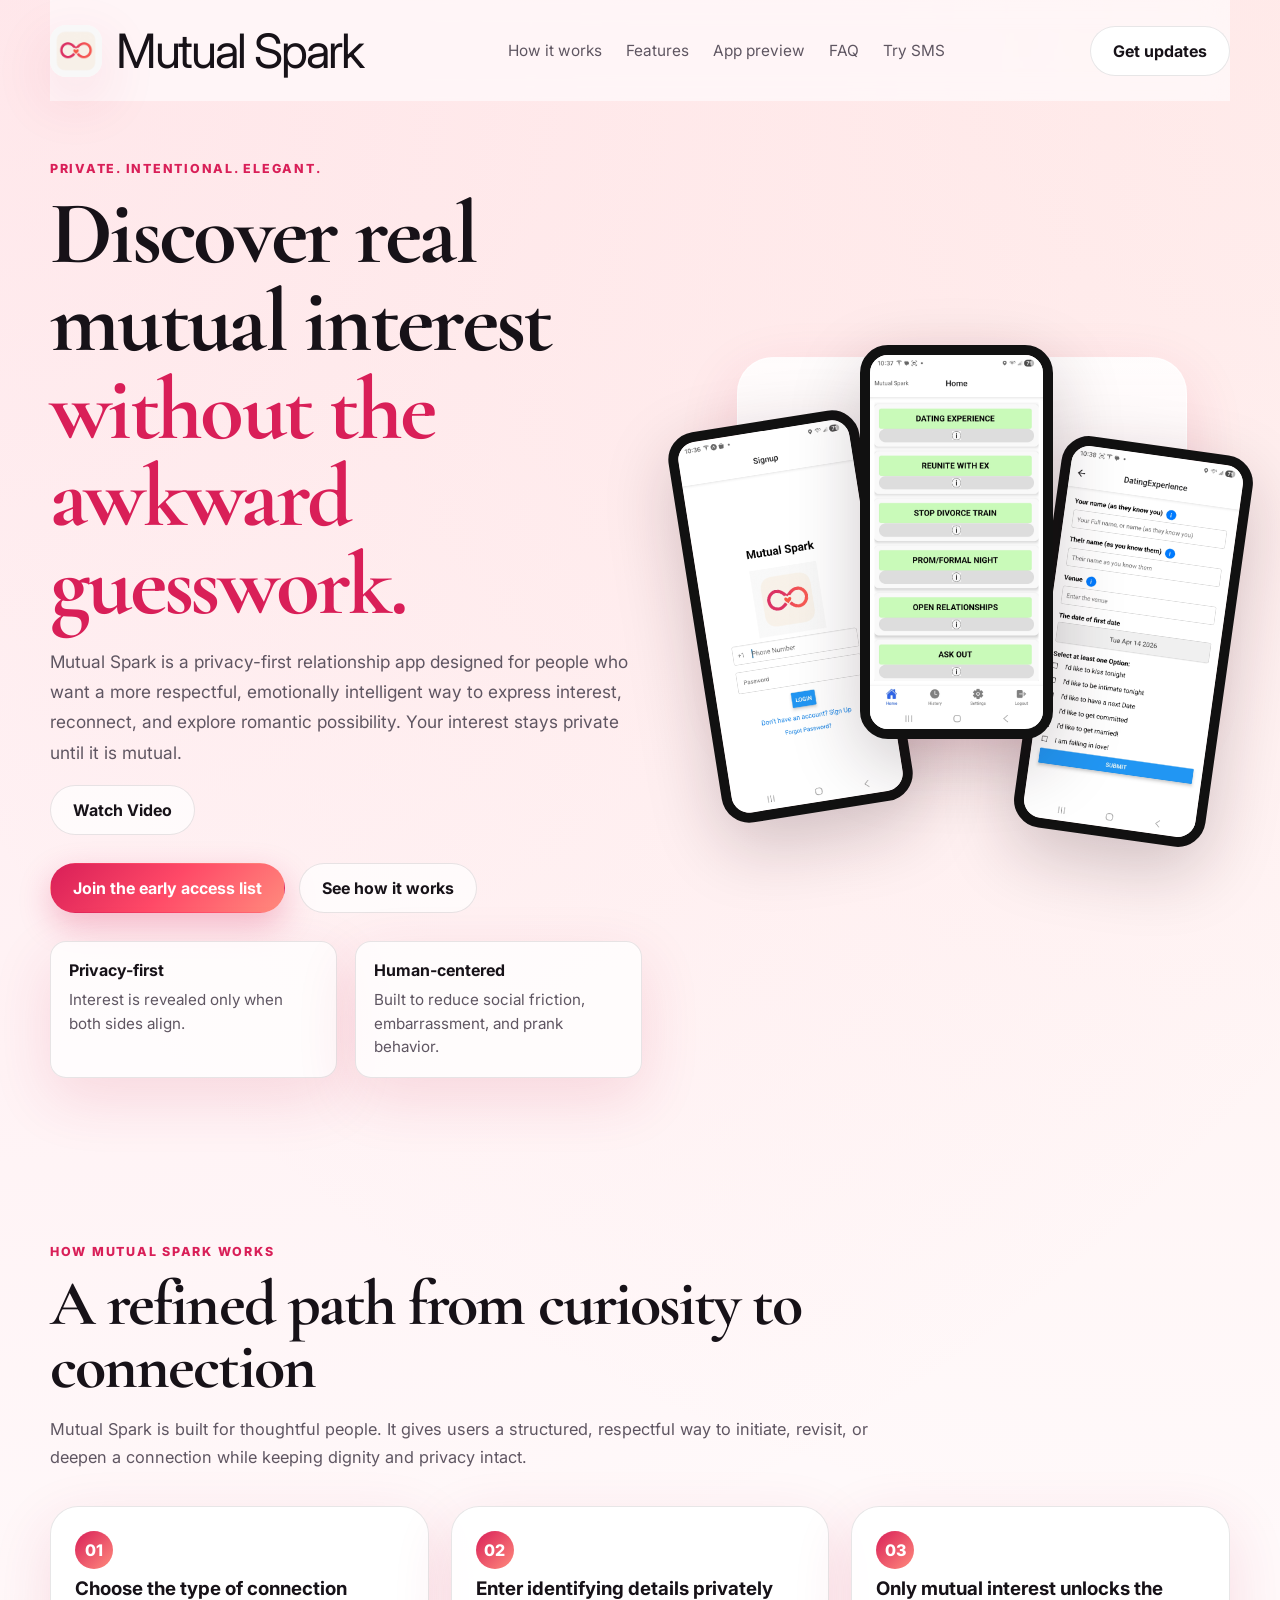
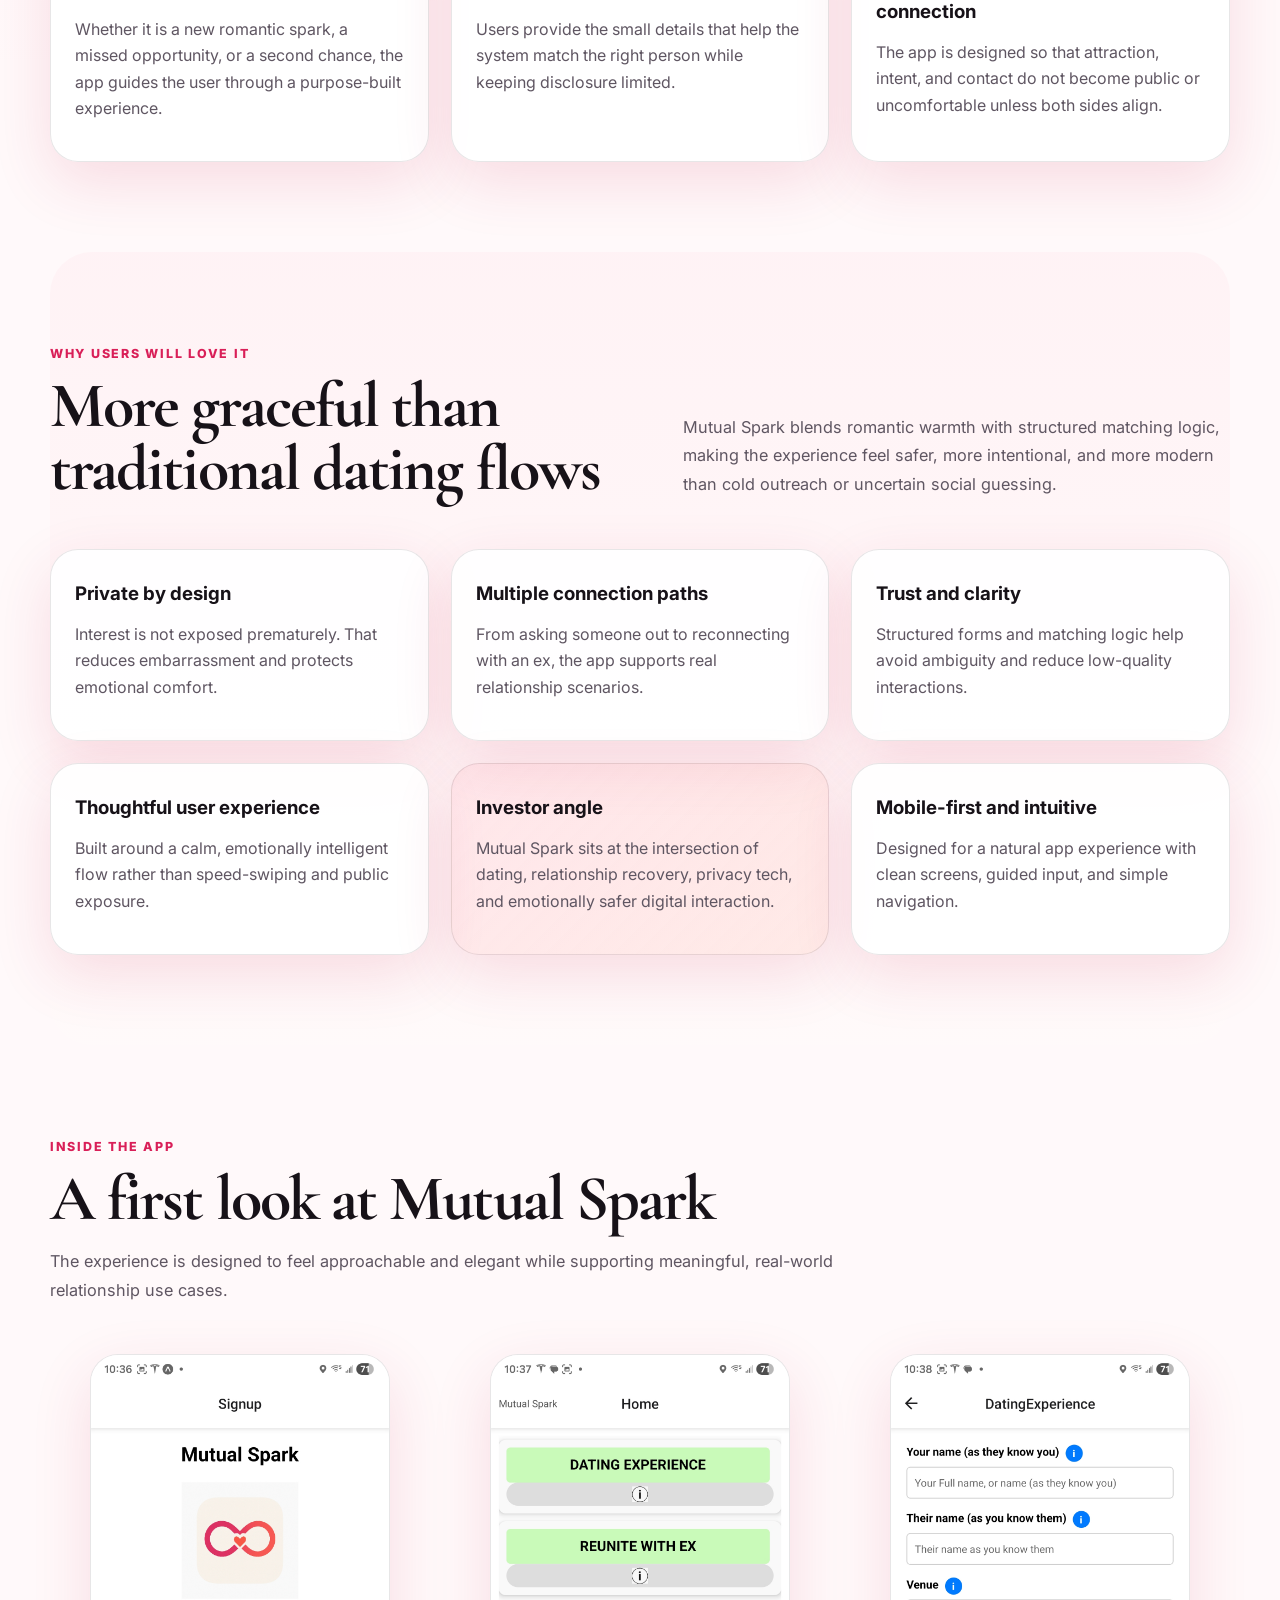
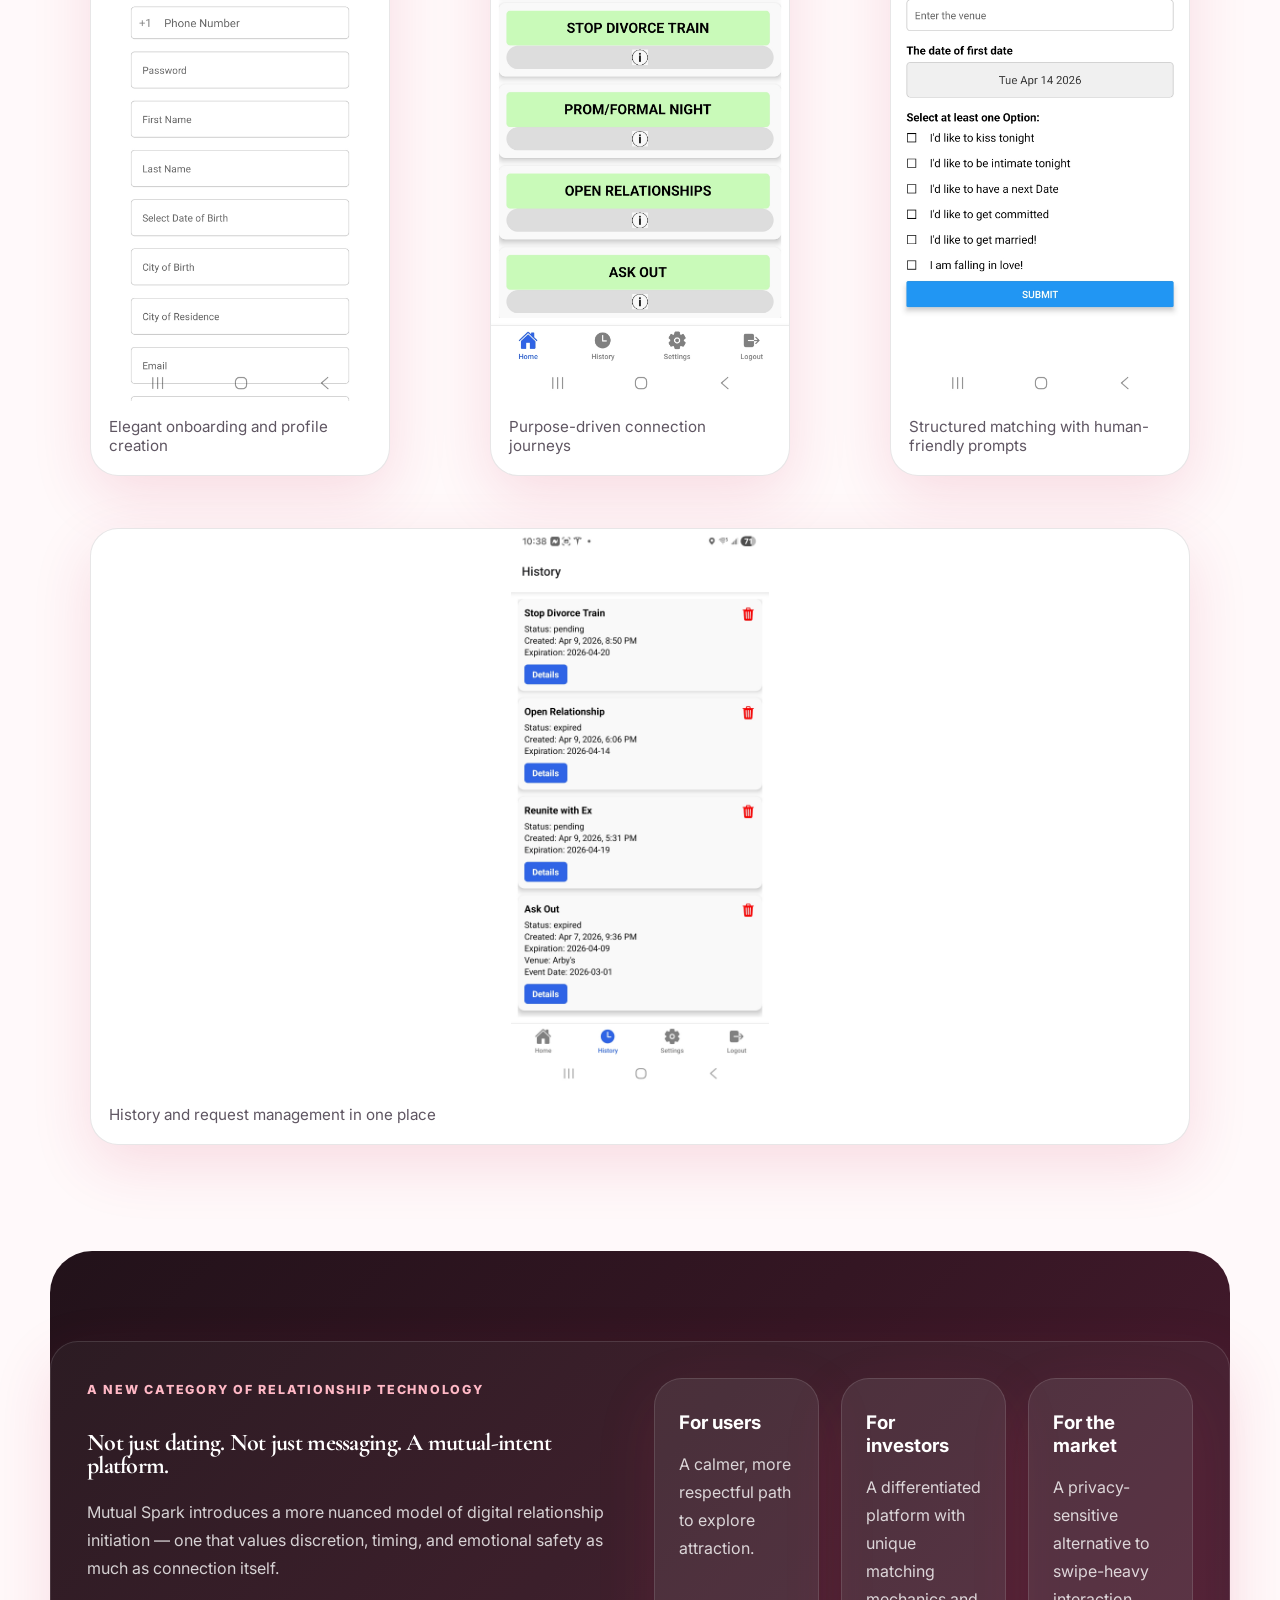
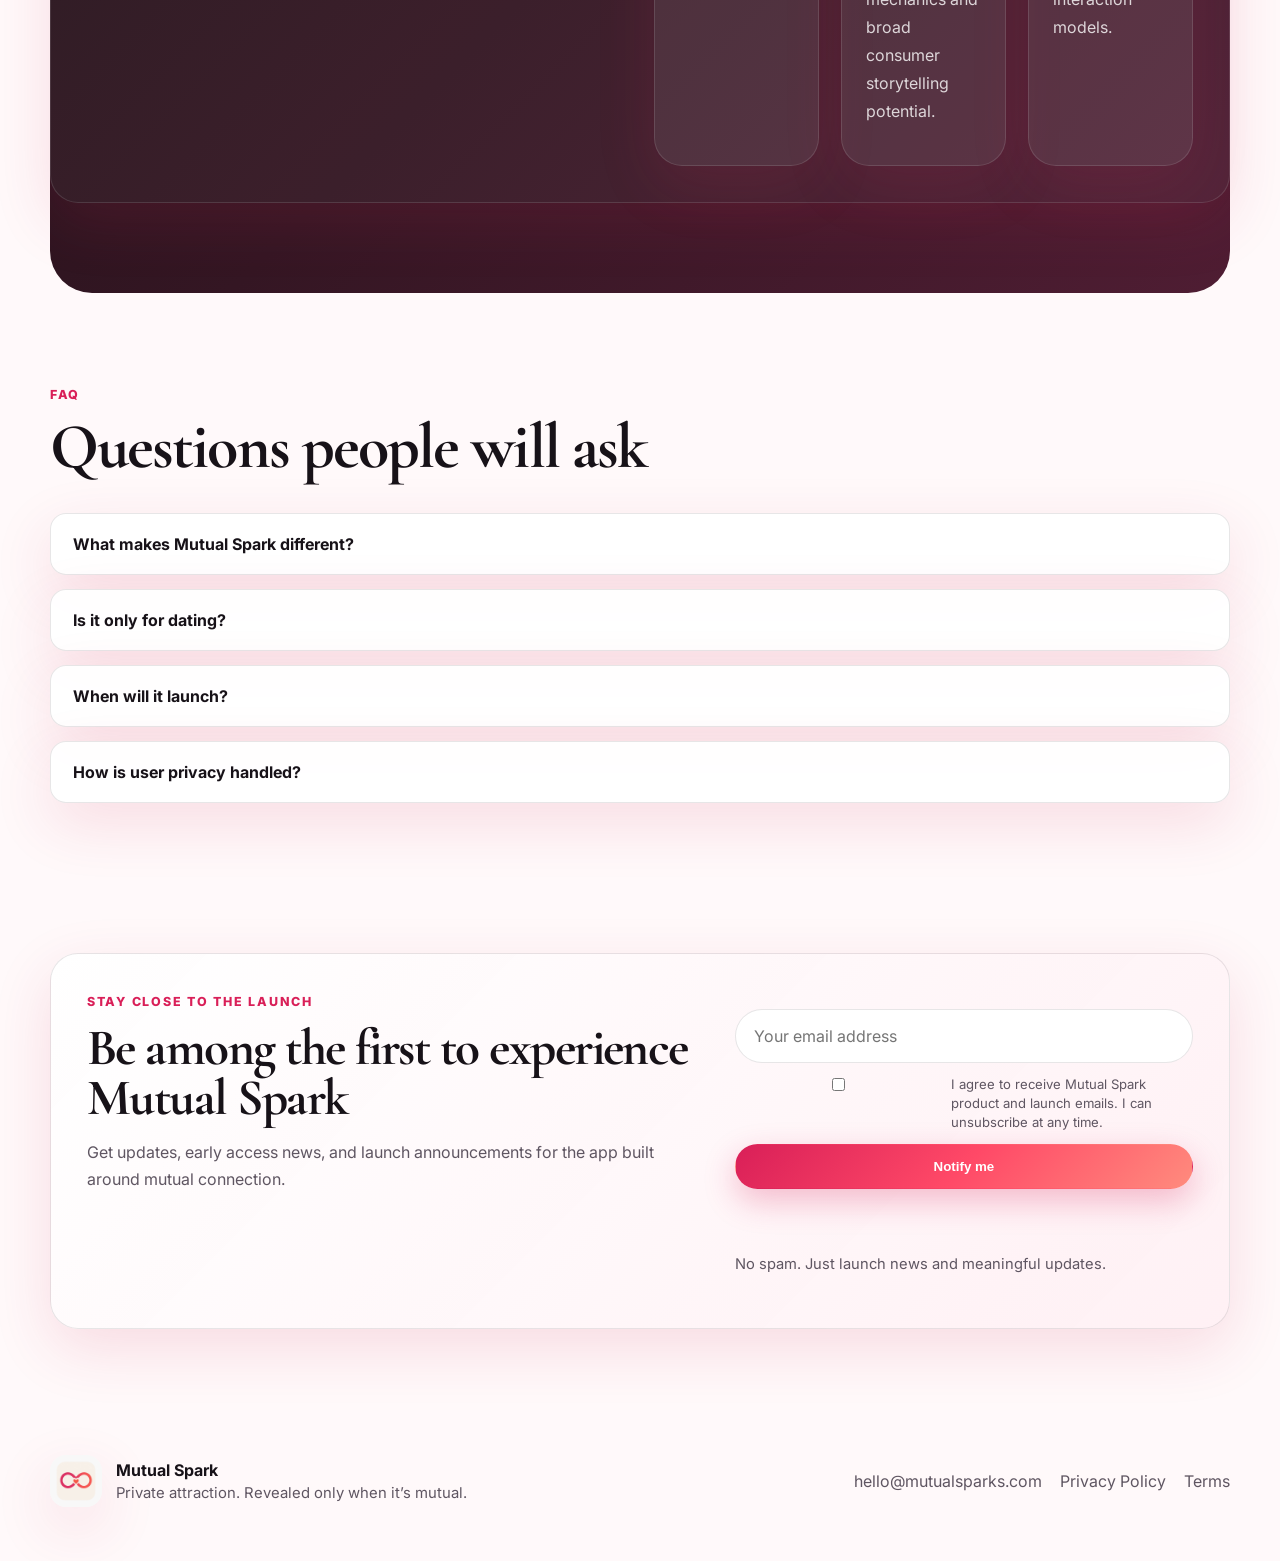
<file: index.html>
<!DOCTYPE html>
<html lang="en">
  <head>
    <meta charset="UTF-8" />
    <meta name="viewport" content="width=device-width, initial-scale=1.0" />
    <title>Mutual Spark — Private attraction, revealed only when it's mutual</title>
    <meta
      name="description"
      content="Mutual Spark is a privacy-first relationship app that helps people express interest, reconnect, and discover mutual attraction without public awkwardness."
    />
    <link rel="preconnect" href="https://fonts.googleapis.com" />
    <link rel="preconnect" href="https://fonts.gstatic.com" crossorigin />
    <link
      href="https://fonts.googleapis.com/css2?family=Cormorant+Garamond:wght@500;600;700&family=Inter:wght@400;500;600;700;800&display=swap"
      rel="stylesheet"
    />
    <link rel="stylesheet" href="styles.css" />
  </head>
  <body>
    <div class="site-shell">
      <header class="topbar">
        <a href="#hero" class="brand">
          <img src="assets/logo.jpeg" alt="Mutual Spark logo" class="brand__logo" />
          <span class="brand__name">Mutual Spark</span>
        </a>
        <nav class="nav">
          <a href="#how">How it works</a>
          <a href="#features">Features</a>
          <a href="#screens">App preview</a>
          <a href="#faq">FAQ</a>
          <a href="/start/">Try SMS</a>
        </nav>
        <a class="button button--outline" href="#waitlist">Get updates</a>
      </header>

      <main>
        <section class="hero" id="hero">
          <div class="hero__copy">
            <span class="eyebrow">Private. Intentional. Elegant.</span>
            <h1>
              Discover real mutual interest<br />
              <span>without the awkward guesswork.</span>
            </h1>
            <p class="hero__lede">
              Mutual Spark is a privacy-first relationship app designed for people who want a more respectful,
              emotionally intelligent way to express interest, reconnect, and explore romantic possibility.
              Your interest stays private until it is mutual.
            </p>
            <a class="button button--ghost" href="https://www.youtube.com/watch?v=sh2h0zMJqIY">Watch Video</a>
            <div class="hero__actions">
              <a class="button button--primary" href="#waitlist">Join the early access list</a>
              <a class="button button--ghost" href="#how">See how it works</a>
            </div>
            <div class="hero__proof">
              <div>
                <strong>Privacy-first</strong>
                <span>Interest is revealed only when both sides align.</span>
              </div>
              <div>
                <strong>Human-centered</strong>
                <span>Built to reduce social friction, embarrassment, and prank behavior.</span>
              </div>
            </div>
          </div>

          <div class="hero__visual">
            <div class="hero-card hero-card--glow"></div>
            <div class="phone-stack">
              <img src="assets/Screenshot_20260414_223626_Expo Go.jpg" alt="Mutual Spark login screen" class="phone phone--left" />
              <img src="assets/Screenshot_20260414_223754_Expo Go.jpg" alt="Mutual Spark home screen" class="phone phone--center" />
              <img src="assets/Screenshot_20260414_223805_Expo Go.jpg" alt="Mutual Spark dating experience screen" class="phone phone--right" />
            </div>
          </div>
        </section>

        <section class="section section--white" id="how">
          <div class="section-heading">
            <span class="eyebrow">How Mutual Spark works</span>
            <h2>A refined path from curiosity to connection</h2>
            <p>
              Mutual Spark is built for thoughtful people. It gives users a structured, respectful way to initiate,
              revisit, or deepen a connection while keeping dignity and privacy intact.
            </p>
          </div>

          <div class="steps">
            <article class="step-card">
              <span class="step-number">01</span>
              <h3>Choose the type of connection</h3>
              <p>
                Whether it is a new romantic spark, a missed opportunity, or a second chance, the app guides the user
                through a purpose-built experience.
              </p>
            </article>
            <article class="step-card">
              <span class="step-number">02</span>
              <h3>Enter identifying details privately</h3>
              <p>
                Users provide the small details that help the system match the right person while keeping disclosure limited.
              </p>
            </article>
            <article class="step-card">
              <span class="step-number">03</span>
              <h3>Only mutual interest unlocks the connection</h3>
              <p>
                The app is designed so that attraction, intent, and contact do not become public or uncomfortable unless both sides align.
              </p>
            </article>
          </div>
        </section>

        <section class="section section--blush" id="features">
          <div class="section-heading section-heading--split">
            <div>
              <span class="eyebrow">Why users will love it</span>
              <h2>More graceful than traditional dating flows</h2>
            </div>
            <p>
              Mutual Spark blends romantic warmth with structured matching logic, making the experience feel safer,
              more intentional, and more modern than cold outreach or uncertain social guessing.
            </p>
          </div>

          <div class="feature-grid">
            <article class="feature-card">
              <h3>Private by design</h3>
              <p>Interest is not exposed prematurely. That reduces embarrassment and protects emotional comfort.</p>
            </article>
            <article class="feature-card">
              <h3>Multiple connection paths</h3>
              <p>From asking someone out to reconnecting with an ex, the app supports real relationship scenarios.</p>
            </article>
            <article class="feature-card">
              <h3>Trust and clarity</h3>
              <p>Structured forms and matching logic help avoid ambiguity and reduce low-quality interactions.</p>
            </article>
            <article class="feature-card">
              <h3>Thoughtful user experience</h3>
              <p>Built around a calm, emotionally intelligent flow rather than speed-swiping and public exposure.</p>
            </article>
            <article class="feature-card feature-card--accent">
              <h3>Investor angle</h3>
              <p>
                Mutual Spark sits at the intersection of dating, relationship recovery, privacy tech, and emotionally safer digital interaction.
              </p>
            </article>
            <article class="feature-card">
              <h3>Mobile-first and intuitive</h3>
              <p>Designed for a natural app experience with clean screens, guided input, and simple navigation.</p>
            </article>
          </div>
        </section>

        <section class="section section--white" id="screens">
          <div class="section-heading">
            <span class="eyebrow">Inside the app</span>
            <h2>A first look at Mutual Spark</h2>
            <p>
              The experience is designed to feel approachable and elegant while supporting meaningful, real-world relationship use cases.
            </p>
          </div>

          <div class="gallery">
            <figure class="gallery-card tall">
              <img src="assets/Screenshot_20260414_223641_Expo Go.jpg" alt="Mutual Spark sign up screen" />
              <figcaption>Elegant onboarding and profile creation</figcaption>
            </figure>
            <figure class="gallery-card tall">
              <img src="assets/Screenshot_20260414_223754_Expo Go.jpg" alt="Mutual Spark home options" />
              <figcaption>Purpose-driven connection journeys</figcaption>
            </figure>
            <figure class="gallery-card tall">
              <img src="assets/Screenshot_20260414_223805_Expo Go.jpg" alt="Mutual Spark dating experience form" />
              <figcaption>Structured matching with human-friendly prompts</figcaption>
            </figure>
            <figure class="gallery-card wide">
              <img src="assets/Screenshot_20260414_223842_Expo Go.jpg" alt="Mutual Spark history screen" />
              <figcaption>History and request management in one place</figcaption>
            </figure>
          </div>
        </section>

        <section class="section section--dark">
          <div class="split-panel">
            <div>
              <span class="eyebrow eyebrow--light">A new category of relationship technology</span>
              <h2>Not just dating. Not just messaging. A mutual-intent platform.</h2>
              <p>
                Mutual Spark introduces a more nuanced model of digital relationship initiation — one that values discretion,
                timing, and emotional safety as much as connection itself.
              </p>
            </div>
            <div class="pillars">
              <div class="pillar">
                <h3>For users</h3>
                <p>A calmer, more respectful path to explore attraction.</p>
              </div>
              <div class="pillar">
                <h3>For investors</h3>
                <p>A differentiated platform with unique matching mechanics and broad consumer storytelling potential.</p>
              </div>
              <div class="pillar">
                <h3>For the market</h3>
                <p>A privacy-sensitive alternative to swipe-heavy interaction models.</p>
              </div>
            </div>
          </div>
        </section>

        <section class="section section--white" id="faq">
          <div class="section-heading">
            <span class="eyebrow">FAQ</span>
            <h2>Questions people will ask</h2>
          </div>

          <div class="faq-list">
            <details>
              <summary>What makes Mutual Spark different?</summary>
              <p>
                Mutual Spark focuses on private interest signaling and mutual reveal. It is designed to reduce social discomfort while increasing intentionality.
              </p>
            </details>
            <details>
              <summary>Is it only for dating?</summary>
              <p>
                The core experience is relationship-oriented, but the broader concept supports reconnection, missed opportunities, and nuanced interpersonal intent.
              </p>
            </details>
            <details>
              <summary>When will it launch?</summary>
              <p>
                The platform is actively being refined. Join the early access list to hear about launch timing, testing opportunities, and app store availability.
              </p>
            </details>
            <details>
              <summary>How is user privacy handled?</summary>
              <p>
                Privacy is central to the product concept. The experience is designed around controlled disclosure rather than open exposure.
              </p>
            </details>
          </div>
        </section>

        <section class="section section--cta" id="waitlist">
          <div class="cta-box">
            <div>
              <span class="eyebrow">Stay close to the launch</span>
              <h2>Be among the first to experience Mutual Spark</h2>
              <p>
                Get updates, early access news, and launch announcements for the app built around mutual connection.
              </p>
            </div>
            <form class="waitlist-form" id="waitlist-form">
              <input id="waitlist-email" type="email" placeholder="Your email address" aria-label="Email address" autocomplete="email" required />
              <label class="compact-consent">
                <input id="waitlist-consent" type="checkbox" required />
                <span>I agree to receive Mutual Spark product and launch emails. I can unsubscribe at any time.</span>
              </label>
              <button type="submit" class="button button--primary">Notify me</button>
            </form>
            <p class="form-note" id="form-note">No spam. Just launch news and meaningful updates.</p>
          </div>
        </section>
      </main>

      <footer class="footer">
        <div class="footer__brand">
          <img src="assets/logo.jpeg" alt="Mutual Spark logo" class="footer__logo" />
          <div>
            <strong>Mutual Spark</strong>
            <span>Private attraction. Revealed only when it’s mutual.</span>
          </div>
        </div>
        <div class="footer__links">
          <a href="mailto:hello@mutualsparks.com">hello@mutualsparks.com</a>
          <a href="/privacy/">Privacy Policy</a>
          <a href="/terms/">Terms</a>
        </div>
      </footer>
    </div>

    <script>
      const API_BASE = 'https://sms-staging.mutualsparks.com';
      document.getElementById('waitlist-form').addEventListener('submit', async (event) => {
        event.preventDefault();
        const form = event.currentTarget;
        const note = document.getElementById('form-note');
        const button = form.querySelector('button');
        note.textContent = 'Saving your subscription…';
        button.disabled = true;
        try {
          const response = await fetch(`${API_BASE}/public/waitlist`, {
            method: 'POST',
            headers: { 'Content-Type': 'application/json' },
            body: JSON.stringify({
              email: document.getElementById('waitlist-email').value,
              email_consent: document.getElementById('waitlist-consent').checked,
              source_url: window.location.href
            })
          });
          const result = await response.json();
          if (!response.ok) throw new Error(result.error || 'Unable to subscribe.');
          note.textContent = result.message;
          form.reset();
        } catch (error) {
          note.textContent = `${error.message} Please try again or email hello@mutualsparks.com.`;
        } finally {
          button.disabled = false;
        }
      });
    </script>
  </body>
</html>
</file>
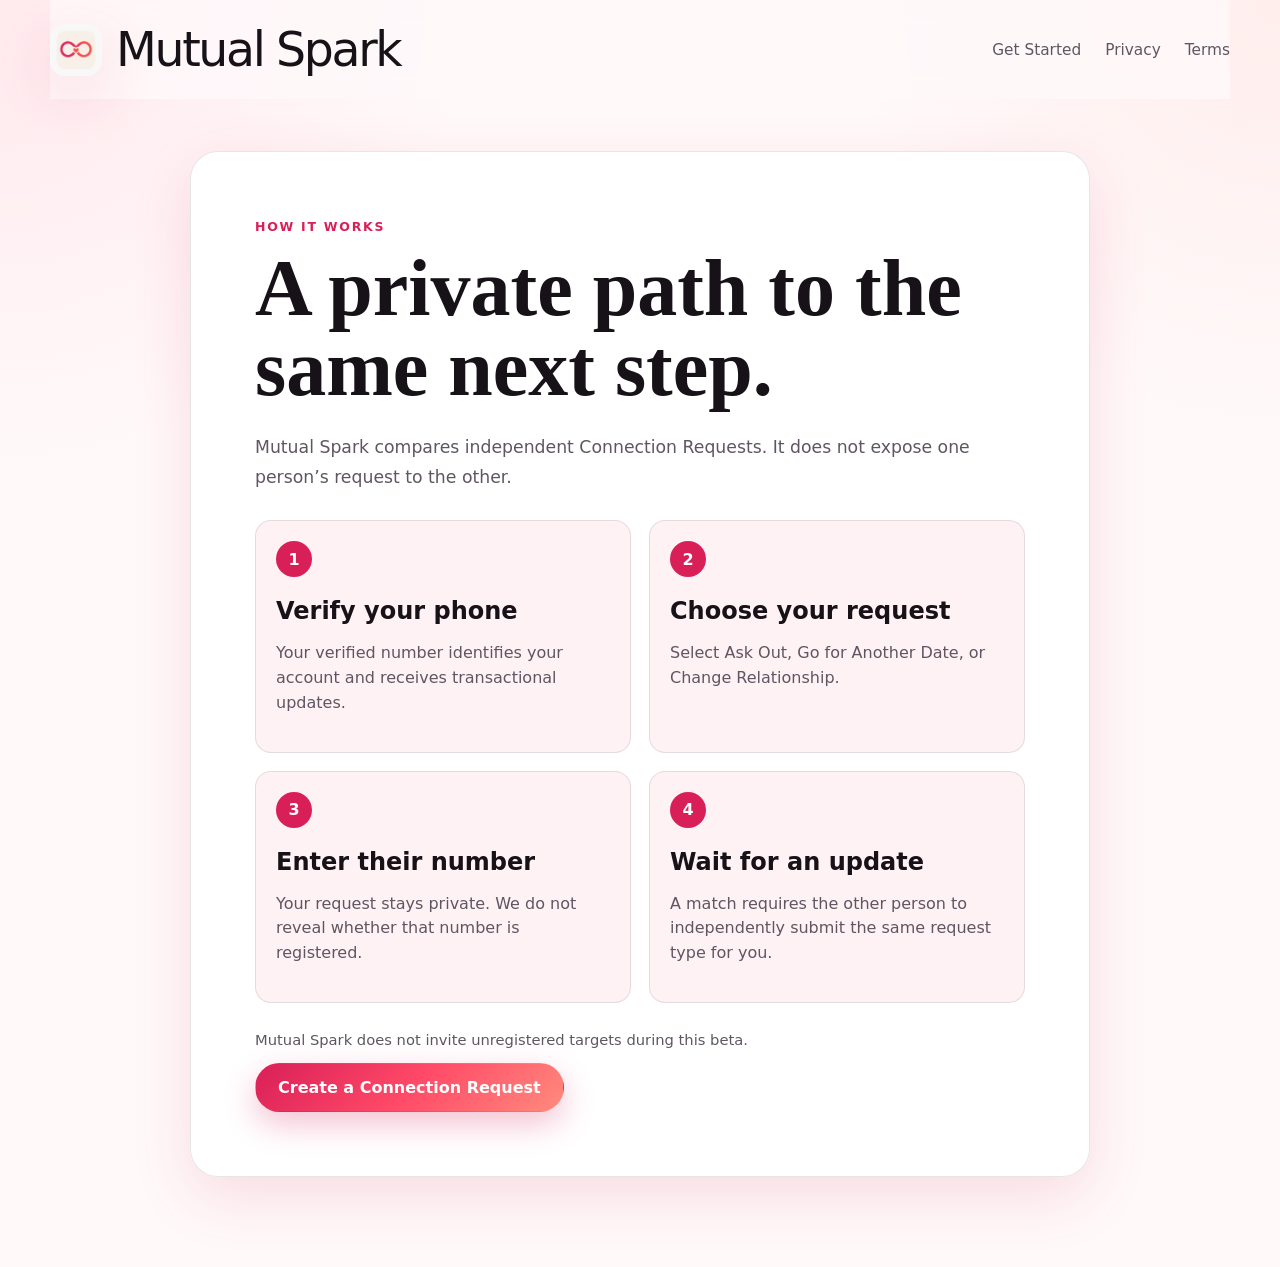
<file: how-it-works/index.html>
<!DOCTYPE html>
<html lang="en">
  <head>
    <meta charset="UTF-8" />
    <meta name="viewport" content="width=device-width, initial-scale=1.0" />
    <title>How It Works — Mutual Spark</title>
    <meta name="description" content="Learn how private Mutual Spark Connection Requests work." />
    <link rel="stylesheet" href="/styles.css" />
  </head>
  <body>
    <div class="site-shell">
      <header class="topbar"><a href="/" class="brand"><img src="/assets/logo.jpeg" alt="Mutual Spark logo" class="brand__logo" /><span class="brand__name">Mutual Spark</span></a><nav class="nav nav--legal"><a href="/start/">Get Started</a><a href="/privacy/">Privacy</a><a href="/terms/">Terms</a></nav></header>
      <main class="legal-shell start-shell">
        <section class="start-card">
          <span class="eyebrow">How It Works</span>
          <h1>A private path to the same next step.</h1>
          <p class="start-lede">Mutual Spark compares independent Connection Requests. It does not expose one person’s request to the other.</p>
          <div class="how-grid">
            <article><strong>1</strong><h2>Verify your phone</h2><p>Your verified number identifies your account and receives transactional updates.</p></article>
            <article><strong>2</strong><h2>Choose your request</h2><p>Select Ask Out, Go for Another Date, or Change Relationship.</p></article>
            <article><strong>3</strong><h2>Enter their number</h2><p>Your request stays private. We do not reveal whether that number is registered.</p></article>
            <article><strong>4</strong><h2>Wait for an update</h2><p>A match requires the other person to independently submit the same request type for you.</p></article>
          </div>
          <p class="form-note">Mutual Spark does not invite unregistered targets during this beta.</p>
          <a class="button button--primary" href="/start/">Create a Connection Request</a>
        </section>
      </main>
    </div>
  </body>
</html>
</file>
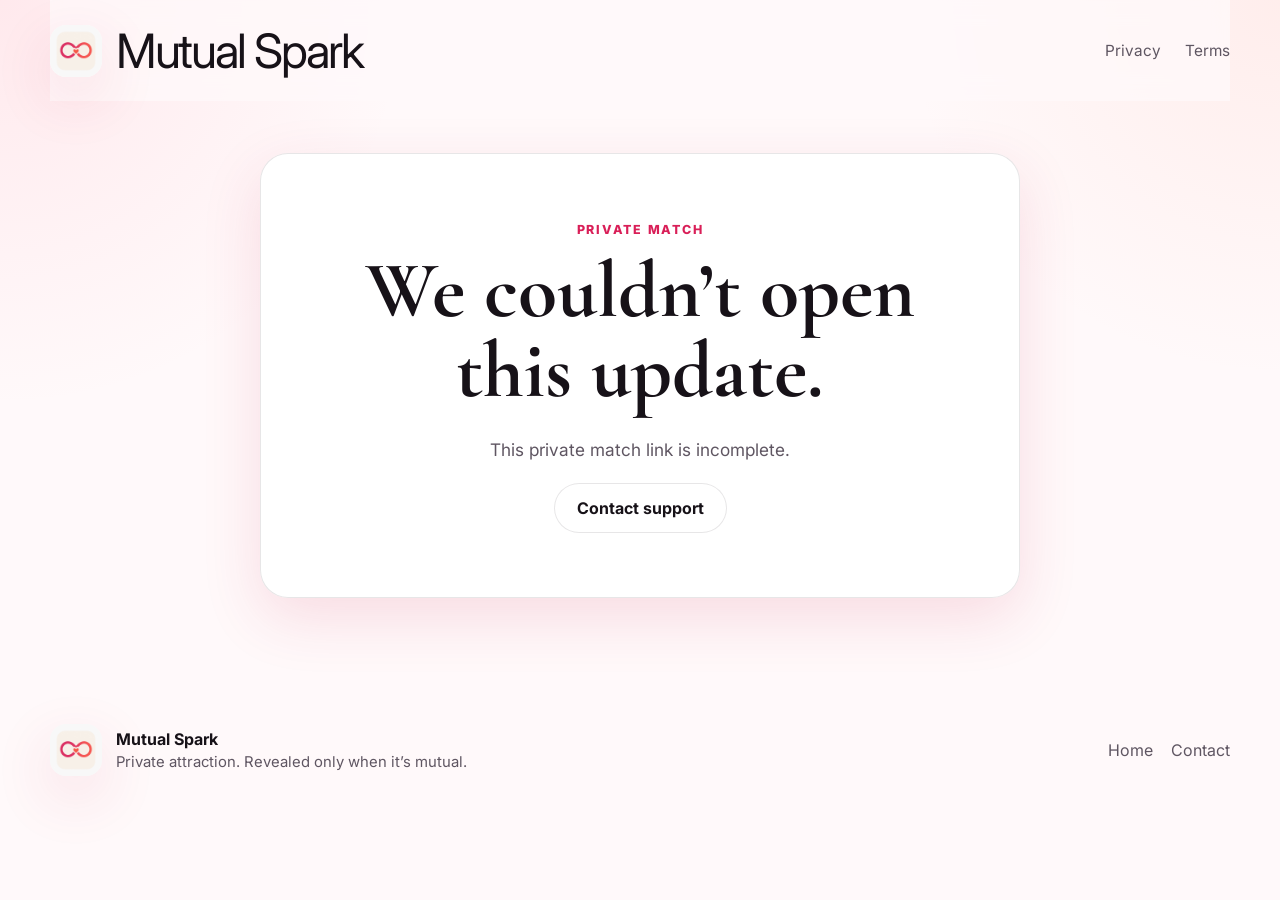
<file: match/index.html>
<!DOCTYPE html>
<html lang="en">
  <head>
    <meta charset="UTF-8" />
    <meta name="viewport" content="width=device-width, initial-scale=1.0" />
    <meta name="referrer" content="no-referrer" />
    <title>Your private match — Mutual Spark</title>
    <meta name="description" content="Open a private Mutual Spark match." />
    <link rel="preconnect" href="https://fonts.googleapis.com" />
    <link rel="preconnect" href="https://fonts.gstatic.com" crossorigin />
    <link href="https://fonts.googleapis.com/css2?family=Cormorant+Garamond:wght@500;600;700&family=Inter:wght@400;500;600;700;800&display=swap" rel="stylesheet" />
    <link rel="stylesheet" href="/styles.css" />
  </head>
  <body>
    <div class="site-shell">
      <header class="topbar">
        <a href="/" class="brand"><img src="/assets/logo.jpeg" alt="Mutual Spark logo" class="brand__logo" /><span class="brand__name">Mutual Spark</span></a>
        <nav class="nav nav--legal"><a href="/privacy/">Privacy</a><a href="/terms/">Terms</a></nav>
      </header>
      <main class="legal-shell match-shell">
        <section class="start-card match-card" aria-live="polite">
          <span class="eyebrow">Private match</span>
          <div id="match-loading">
            <h1>Opening your update…</h1>
            <p class="start-lede">We’re securely checking this private match link.</p>
          </div>
          <div id="match-success" class="is-hidden">
            <div class="match-spark" aria-hidden="true">♥</div>
            <h1>It’s mutual.</h1>
            <p class="start-lede">You and <strong id="matched-first-name"></strong> independently expressed interest in one another.</p>
            <div class="match-contact">
              <span>Connect by text</span>
              <strong id="matched-phone"></strong>
            </div>
            <a class="button button--primary" id="message-match" href="#">Open Messages</a>
            <p class="form-note match-note">Be thoughtful and respectful. Either person can decide whether or when to continue the conversation.</p>
          </div>
          <div id="match-error" class="is-hidden">
            <h1>We couldn’t open this update.</h1>
            <p class="start-lede" id="match-error-message">This private link may be invalid or expired.</p>
            <a class="button button--ghost" href="mailto:hello@mutualsparks.com">Contact support</a>
          </div>
        </section>
      </main>
      <footer class="footer footer--legal">
        <div class="footer__brand"><img src="/assets/logo.jpeg" alt="Mutual Spark logo" class="footer__logo" /><div><strong>Mutual Spark</strong><span>Private attraction. Revealed only when it’s mutual.</span></div></div>
        <div class="footer__links"><a href="/">Home</a><a href="mailto:hello@mutualsparks.com">Contact</a></div>
      </footer>
    </div>
    <script>
      const API_BASE = "https://sms-staging.mutualsparks.com";
      const token = window.location.hash.replace(/^#/, "").trim();
      const loading = document.getElementById("match-loading");
      const success = document.getElementById("match-success");
      const errorPanel = document.getElementById("match-error");
      const errorMessage = document.getElementById("match-error-message");

      function formatUsPhone(phone) {
        const digits = String(phone || "").replace(/\D/g, "");
        const local = digits.length === 11 && digits.startsWith("1") ? digits.slice(1) : digits;
        return /^\d{10}$/.test(local)
          ? `(${local.slice(0, 3)}) ${local.slice(3, 6)}-${local.slice(6)}`
          : phone;
      }

      async function openMatch() {
        if (!token) throw new Error("This private match link is incomplete.");
        history.replaceState(null, "", window.location.pathname);
        const response = await fetch(`${API_BASE}/public/match/access`, {
          method: "POST",
          headers: { "Content-Type": "application/json" },
          body: JSON.stringify({ token })
        });
        const result = await response.json().catch(() => ({}));
        if (!response.ok) throw new Error(result.error || result.message || "Unable to open this private match.");

        document.getElementById("matched-first-name").textContent = result.matched_first_name;
        document.getElementById("matched-phone").textContent = formatUsPhone(result.matched_phone_number);
        document.getElementById("message-match").href = `sms:${result.matched_phone_number}`;
        loading.classList.add("is-hidden");
        success.classList.remove("is-hidden");
      }

      openMatch().catch((error) => {
        loading.classList.add("is-hidden");
        errorPanel.classList.remove("is-hidden");
        errorMessage.textContent = error.message;
      });
    </script>
  </body>
</html>
</file>
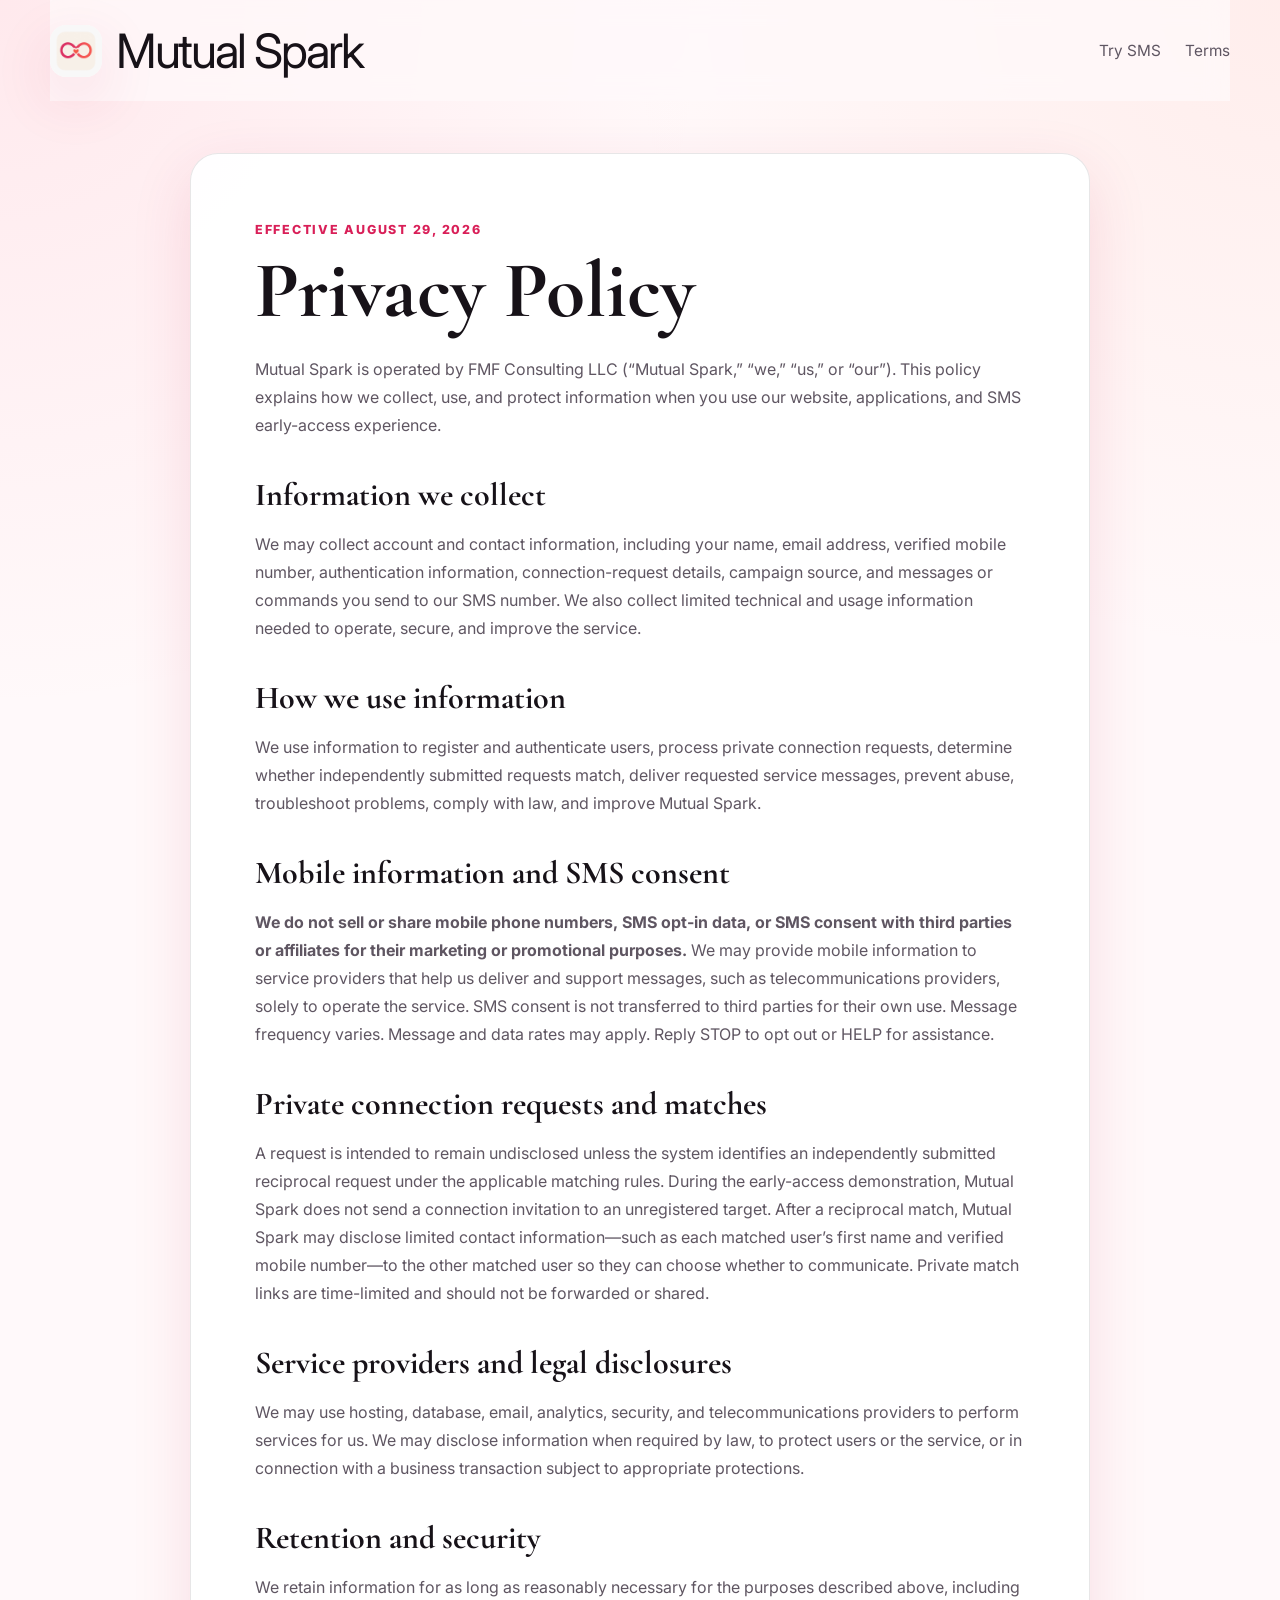
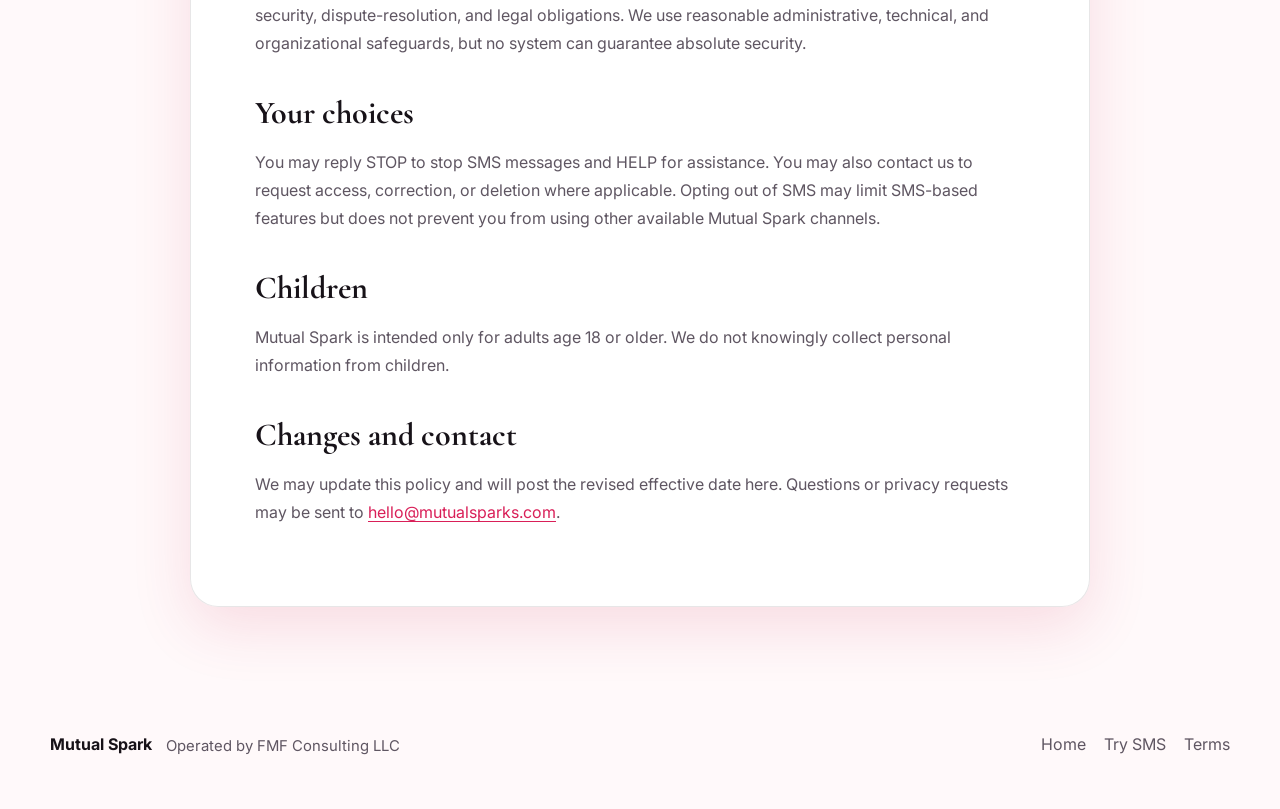
<file: privacy/index.html>
<!DOCTYPE html>
<html lang="en">
  <head>
    <meta charset="UTF-8" /><meta name="viewport" content="width=device-width, initial-scale=1.0" />
    <title>Privacy Policy — Mutual Spark</title>
    <meta name="description" content="Mutual Spark privacy policy, including our treatment of mobile information." />
    <link rel="preconnect" href="https://fonts.googleapis.com" /><link rel="preconnect" href="https://fonts.gstatic.com" crossorigin />
    <link href="https://fonts.googleapis.com/css2?family=Cormorant+Garamond:wght@500;600;700&family=Inter:wght@400;500;600;700&display=swap" rel="stylesheet" /><link rel="stylesheet" href="/styles.css" />
  </head>
  <body><div class="site-shell">
    <header class="topbar"><a href="/" class="brand"><img src="/assets/logo.jpeg" alt="Mutual Spark logo" class="brand__logo" /><span class="brand__name">Mutual Spark</span></a><nav class="nav nav--legal"><a href="/start/">Try SMS</a><a href="/terms/">Terms</a></nav></header>
    <main class="legal-shell"><article class="legal-card">
      <span class="eyebrow">Effective August 29, 2026</span><h1>Privacy Policy</h1>
      <p>Mutual Spark is operated by FMF Consulting LLC (“Mutual Spark,” “we,” “us,” or “our”). This policy explains how we collect, use, and protect information when you use our website, applications, and SMS early-access experience.</p>
      <h2>Information we collect</h2><p>We may collect account and contact information, including your name, email address, verified mobile number, authentication information, connection-request details, campaign source, and messages or commands you send to our SMS number. We also collect limited technical and usage information needed to operate, secure, and improve the service.</p>
      <h2>How we use information</h2><p>We use information to register and authenticate users, process private connection requests, determine whether independently submitted requests match, deliver requested service messages, prevent abuse, troubleshoot problems, comply with law, and improve Mutual Spark.</p>
      <h2>Mobile information and SMS consent</h2><p><strong>We do not sell or share mobile phone numbers, SMS opt-in data, or SMS consent with third parties or affiliates for their marketing or promotional purposes.</strong> We may provide mobile information to service providers that help us deliver and support messages, such as telecommunications providers, solely to operate the service. SMS consent is not transferred to third parties for their own use. Message frequency varies. Message and data rates may apply. Reply STOP to opt out or HELP for assistance.</p>
      <h2>Private connection requests and matches</h2><p>A request is intended to remain undisclosed unless the system identifies an independently submitted reciprocal request under the applicable matching rules. During the early-access demonstration, Mutual Spark does not send a connection invitation to an unregistered target. After a reciprocal match, Mutual Spark may disclose limited contact information—such as each matched user’s first name and verified mobile number—to the other matched user so they can choose whether to communicate. Private match links are time-limited and should not be forwarded or shared.</p>
      <h2>Service providers and legal disclosures</h2><p>We may use hosting, database, email, analytics, security, and telecommunications providers to perform services for us. We may disclose information when required by law, to protect users or the service, or in connection with a business transaction subject to appropriate protections.</p>
      <h2>Retention and security</h2><p>We retain information for as long as reasonably necessary for the purposes described above, including security, dispute-resolution, and legal obligations. We use reasonable administrative, technical, and organizational safeguards, but no system can guarantee absolute security.</p>
      <h2>Your choices</h2><p>You may reply STOP to stop SMS messages and HELP for assistance. You may also contact us to request access, correction, or deletion where applicable. Opting out of SMS may limit SMS-based features but does not prevent you from using other available Mutual Spark channels.</p>
      <h2>Children</h2><p>Mutual Spark is intended only for adults age 18 or older. We do not knowingly collect personal information from children.</p>
      <h2>Changes and contact</h2><p>We may update this policy and will post the revised effective date here. Questions or privacy requests may be sent to <a href="mailto:hello@mutualsparks.com">hello@mutualsparks.com</a>.</p>
    </article></main>
    <footer class="footer footer--legal"><div class="footer__brand"><strong>Mutual Spark</strong><span>Operated by FMF Consulting LLC</span></div><div class="footer__links"><a href="/">Home</a><a href="/start/">Try SMS</a><a href="/terms/">Terms</a></div></footer>
  </div></body>
</html>
</file>
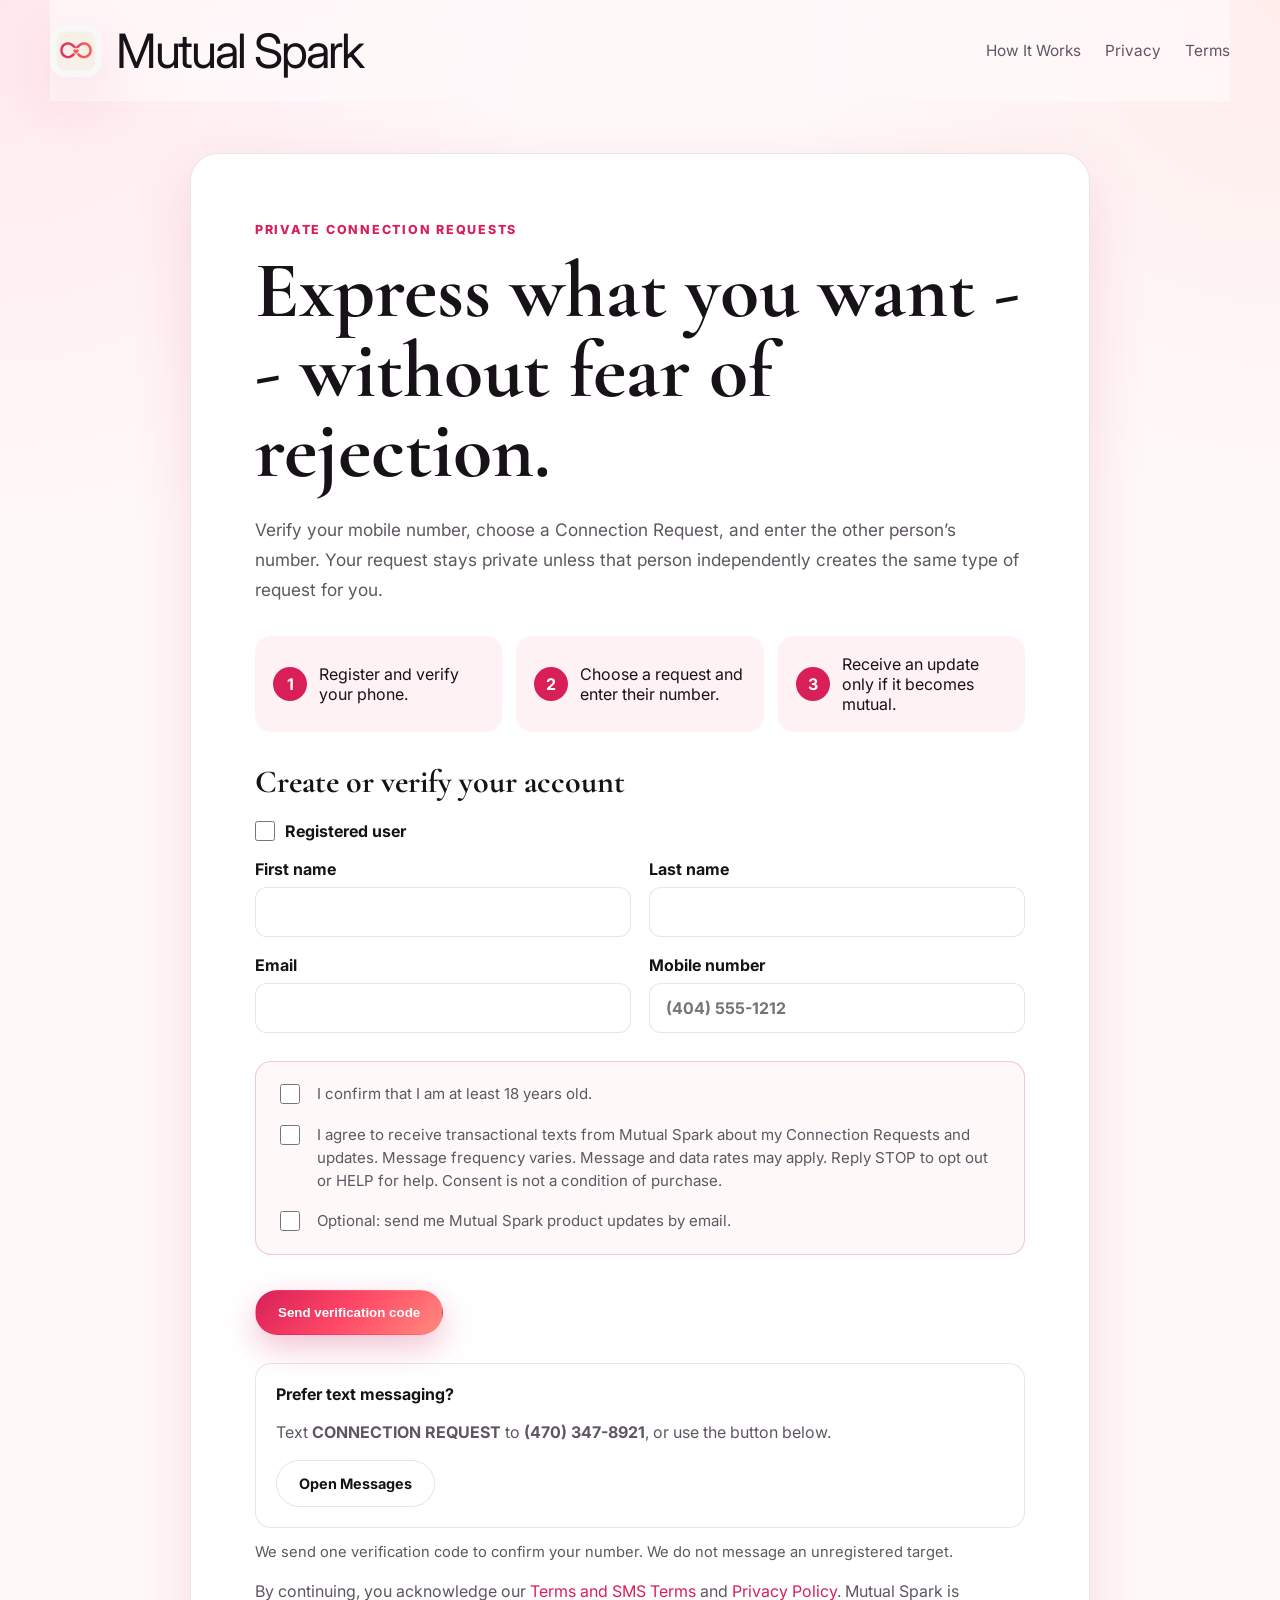
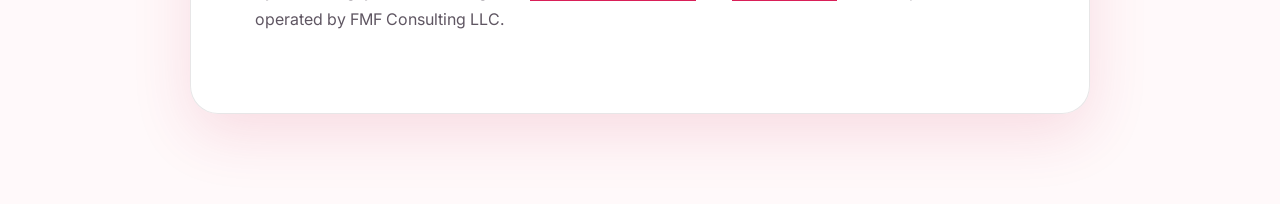
<file: start/index.html>
<!DOCTYPE html>
<html lang="en">
  <head>
    <meta charset="UTF-8" />
    <meta name="viewport" content="width=device-width, initial-scale=1.0" />
    <title>Create a Connection Request — Mutual Spark</title>
    <meta name="description" content="Register, verify your phone, and create a private Mutual Spark Connection Request." />
    <!-- Add the production Cloudflare Turnstile site key before enabling TURNSTILE_REQUIRED in the backend. -->
    <meta name="turnstile-site-key" content="0x4AAAAAAF64bZvuJSI2pXOQ" />
    <link rel="preconnect" href="https://fonts.googleapis.com" />
    <link rel="preconnect" href="https://fonts.gstatic.com" crossorigin />
    <link href="https://fonts.googleapis.com/css2?family=Cormorant+Garamond:wght@500;600;700&family=Inter:wght@400;500;600;700;800&display=swap" rel="stylesheet" />
    <link rel="stylesheet" href="/styles.css" />
  </head>
  <body>
    <div class="site-shell">
      <header class="topbar">
        <a href="/" class="brand"><img src="/assets/logo.jpeg" alt="Mutual Spark logo" class="brand__logo" /><span class="brand__name">Mutual Spark</span></a>
        <nav class="nav nav--legal"><a href="/how-it-works/">How It Works</a><a href="/privacy/">Privacy</a><a href="/terms/">Terms</a></nav>
      </header>
      <main class="legal-shell start-shell">
        <section class="start-card">
          <span class="eyebrow">Private Connection Requests</span>
          <h1>Express what you want -- without fear of rejection.</h1>
          <p class="start-lede">Verify your mobile number, choose a Connection Request, and enter the other person’s number. Your request stays private unless that person independently creates the same type of request for you.</p>
          <div class="start-steps" aria-label="How Mutual Spark works">
            <div><strong>1</strong><span>Register and verify your phone.</span></div>
            <div><strong>2</strong><span>Choose a request and enter their number.</span></div>
            <div><strong>3</strong><span>Receive an update only if it becomes mutual.</span></div>
          </div>
          <form id="registration-form" class="registration-form">
            <h2 class="form-heading">Create or verify your account</h2>
            <label class="account-mode"><input type="checkbox" id="registered-user" /><span>Registered user</span></label>
            <div class="field-grid" id="registration-fields">
              <label class="new-user-field"><span>First name</span><input id="first-name" autocomplete="given-name" maxlength="50" required /></label>
              <label class="new-user-field"><span>Last name</span><input id="last-name" autocomplete="family-name" maxlength="50" required /></label>
              <label class="new-user-field"><span>Email</span><input id="registration-email" type="email" autocomplete="email" required /></label>
              <label><span>Mobile number</span><input id="phone-number" type="tel" autocomplete="tel" placeholder="(404) 555-1212" required /></label>
            </div>
            <div class="consent-box" id="new-user-consents">
              <label class="consent-label"><input type="checkbox" id="age-attested" required /><span>I confirm that I am at least 18 years old.</span></label>
              <label class="consent-label"><input type="checkbox" id="sms-consent" required /><span>I agree to receive transactional texts from Mutual Spark about my Connection Requests and updates. Message frequency varies. Message and data rates may apply. Reply STOP to opt out or HELP for help. Consent is not a condition of purchase.</span></label>
              <label class="consent-label"><input type="checkbox" id="email-updates" /><span>Optional: send me Mutual Spark product updates by email.</span></label>
            </div>
            <div id="turnstile-container" class="turnstile-container" aria-label="Security check"></div>
            <p class="form-note is-hidden" id="turnstile-setup-note">Verification protection is not configured yet.</p>
            <button class="button button--primary" id="send-verification" type="submit">Send verification code</button>
          </form>
          <form id="otp-form" class="registration-form is-hidden">
            <h2 class="form-heading">Verify your mobile number</h2>
            <label class="single-field"><span>Verification code</span><input id="otp-code" inputmode="numeric" autocomplete="one-time-code" required /></label>
            <button class="button button--primary" type="submit">Verify and continue</button>
            <p class="form-feedback" id="otp-note" aria-live="polite"></p>
            <button class="button button--ghost" type="button" id="edit-registration">Change my information</button>
          </form>
          <form id="request-form" class="registration-form is-hidden">
            <h2 class="form-heading">Create a Connection Request</h2>
            <div class="field-grid">
              <label><span>Request type</span><select id="request-type" required><option value="9">Ask Out</option><option value="102">Go for Another Date</option><option value="7">Change Relationship</option></select></label>
              <label><span>Their mobile number</span><input id="target-phone" type="tel" autocomplete="tel" placeholder="(404) 555-1212" required /></label>
            </div>
            <p class="form-note">We will not tell you whether this number is registered, and we will not invite an unregistered person. Your request remains private.</p>
            <button class="button button--primary" type="submit">Review and send privately</button>
          </form>
          <section id="request-complete" class="request-result is-hidden" aria-live="polite">
            <h2>Connection Request sent</h2>
            <p>Your Connection Request has been recorded and will remain private. If a compatible mutual request is confirmed, Mutual Spark will notify you.</p>
            <p id="request-summary" class="request-summary"></p>
            <button class="button button--primary" type="button" id="check-status">View Updates</button>
            <button class="button button--ghost" type="button" id="create-another">Create another request</button>
            <p class="form-note" id="status-note">You may leave this page. We will also send a transactional update when appropriate.</p>
          </section>
          <aside class="sms-option"><strong>Prefer text messaging?</strong><p>Text <strong id="fallback-code">CONNECTION REQUEST</strong> to <strong>(470) 347-8921</strong>, or use the button below.</p><a class="button button--ghost button--small" id="start-sms" href="#">Open Messages</a></aside>
          <p class="form-note" id="registration-note" aria-live="polite">We send one verification code to confirm your number. We do not message an unregistered target.</p>
          <p class="legal-links">By continuing, you acknowledge our <a href="/terms/">Terms and SMS Terms</a> and <a href="/privacy/">Privacy Policy</a>. Mutual Spark is operated by FMF Consulting LLC.</p>
        </section>
      </main>
    </div>
    <script>
      const allowedCodes = new Set(["CRIG", "CRTIKTOK", "CRGT"]);
      const requestedCode = (new URLSearchParams(window.location.search).get("code") || "").toUpperCase();
      const campaignCode = allowedCodes.has(requestedCode) ? requestedCode : "CR";
      const starterText = campaignCode === "CR" ? "CONNECTION REQUEST" : campaignCode;
      const API_BASE = "https://sms-staging.mutualsparks.com";
      const SESSION_KEY = "mutual_spark_request_session";
      const OTP_SESSION_KEY = "mutual_spark_otp_session";
      const turnstileSiteKey = document.querySelector('meta[name="turnstile-site-key"]').content.trim();
      const registrationForm = document.getElementById("registration-form");
      const registeredUser = document.getElementById("registered-user");
      const registrationFields = document.getElementById("registration-fields");
      const newUserFields = [...document.querySelectorAll(".new-user-field")];
      const newUserConsents = document.getElementById("new-user-consents");
      const otpForm = document.getElementById("otp-form");
      const otpNote = document.getElementById("otp-note");
      const requestForm = document.getElementById("request-form");
      const completePanel = document.getElementById("request-complete");
      const note = document.getElementById("registration-note");
      let submittedPhone = "";
      let existingUserMode = false;
      let pollTimer = null;
      let turnstileToken = "";
      let turnstileWidgetId = null;
      document.getElementById("start-sms").href = `sms:+14703478921?&body=${encodeURIComponent(starterText)}`;
      document.getElementById("fallback-code").textContent = starterText;
      function requestSessionToken() { return sessionStorage.getItem(SESSION_KEY) || ""; }
      function otpSessionId() {
        let value = sessionStorage.getItem(OTP_SESSION_KEY);
        if (!value) {
          value = crypto.randomUUID ? crypto.randomUUID() : `${Date.now()}-${Math.random().toString(36).slice(2)}`;
          sessionStorage.setItem(OTP_SESSION_KEY, value);
        }
        return value;
      }
      window.onTurnstileLoaded = function () {
        if (!turnstileSiteKey) {
          document.getElementById("turnstile-setup-note").classList.remove("is-hidden");
          return;
        }
        turnstileWidgetId = turnstile.render("#turnstile-container", {
          sitekey: turnstileSiteKey,
          callback(token) { turnstileToken = token; },
          "expired-callback"() { turnstileToken = ""; },
          "error-callback"() { turnstileToken = ""; },
        });
      };
      function showOnly(panel) { [registrationForm, otpForm, requestForm, completePanel].forEach((item) => item.classList.toggle("is-hidden", item !== panel)); }
      function formatPhone(value) {
        const digits = String(value || "").replace(/\D/g, "");
        const local = digits.length === 11 && digits.startsWith("1") ? digits.slice(1) : digits;
        if (local.length === 10) return `(${local.slice(0, 3)}) ${local.slice(3, 6)}-${local.slice(6)}`;
        return String(value || "").trim();
      }
      function setExistingUserMode() {
        existingUserMode = registeredUser.checked;
        newUserFields.forEach((field) => field.classList.toggle("is-hidden", existingUserMode));
        newUserConsents.classList.toggle("is-hidden", existingUserMode);
        registrationFields.classList.toggle("field-grid--single", existingUserMode);
        ["first-name", "last-name", "registration-email", "age-attested", "sms-consent"].forEach((id) => {
          document.getElementById(id).required = !existingUserMode;
        });
        note.textContent = existingUserMode
          ? "Enter the mobile number already associated with your verified Mutual Spark account."
          : "We send one verification code to confirm your number. We do not message an unregistered target.";
      }
      async function apiRequest(path, options = {}) {
        const headers = { "Content-Type": "application/json", ...(options.headers || {}) };
        headers["X-OTP-Session-ID"] = otpSessionId();
        if (requestSessionToken()) headers.Authorization = `Bearer ${requestSessionToken()}`;
        const response = await fetch(`${API_BASE}${path}`, { ...options, headers });
        const result = await response.json().catch(() => ({}));
        if (!response.ok) throw new Error(result.error || result.message || "Please try again.");
        return result;
      }
      registrationForm.addEventListener("submit", async (event) => {
        event.preventDefault(); const button = registrationForm.querySelector("button[type='submit']"); submittedPhone = document.getElementById("phone-number").value; note.textContent = "Sending your verification code…"; button.disabled = true;
        if (turnstileSiteKey && !turnstileToken) { note.textContent = "Complete the security check before requesting a verification code."; button.disabled = false; return; }
        const path = existingUserMode ? "/public/registration/existing/start" : "/public/registration/start";
        const payload = existingUserMode
          ? { phone_number: submittedPhone, campaign_code: campaignCode, turnstile_token: turnstileToken, otp_session_id: otpSessionId() }
          : { first_name: document.getElementById("first-name").value, last_name: document.getElementById("last-name").value, email: document.getElementById("registration-email").value, phone_number: submittedPhone, campaign_code: campaignCode, age_attested: document.getElementById("age-attested").checked, sms_consent: document.getElementById("sms-consent").checked, email_updates_opt_in: document.getElementById("email-updates").checked, source_url: window.location.href, turnstile_token: turnstileToken, otp_session_id: otpSessionId() };
        try { await apiRequest(path, { method: "POST", body: JSON.stringify(payload) }); showOnly(otpForm); document.getElementById("otp-code").focus(); otpNote.textContent = "Enter the verification code sent to your mobile number."; note.textContent = ""; }
        catch (error) { note.textContent = error.message; if (turnstileWidgetId !== null) { turnstile.reset(turnstileWidgetId); turnstileToken = ""; } } finally { button.disabled = false; }
      });
      otpForm.addEventListener("submit", async (event) => {
        event.preventDefault(); const button = otpForm.querySelector("button[type='submit']"); otpNote.textContent = "Verifying your phone…"; button.disabled = true;
        const path = existingUserMode ? "/public/registration/existing/verify" : "/public/registration/verify";
        try { const result = await apiRequest(path, { method: "POST", body: JSON.stringify({ phone_number: submittedPhone, otp: document.getElementById("otp-code").value, campaign_code: campaignCode }) }); sessionStorage.setItem(SESSION_KEY, result.request_session_token); showOnly(requestForm); note.textContent = result.message; otpNote.textContent = ""; }
        catch (error) { otpNote.textContent = error.message; } finally { button.disabled = false; }
      });
      requestForm.addEventListener("submit", async (event) => {
        event.preventDefault(); const targetPhone = document.getElementById("target-phone").value; const select = document.getElementById("request-type"); const typeName = select.options[select.selectedIndex].text;
        if (!window.confirm(`Send a private ${typeName} request for ${formatPhone(targetPhone)}?`)) return;
        const button = requestForm.querySelector("button[type='submit']"); button.disabled = true; note.textContent = "Recording your private Connection Request…";
        try { const result = await apiRequest("/public/connection-requests", { method: "POST", body: JSON.stringify({ cr_type_id: Number(select.value), target_phone_number: targetPhone }) }); if (result.match_url) return window.location.assign(result.match_url); document.getElementById("request-summary").textContent = `${typeName} · ${formatPhone(targetPhone)}`; showOnly(completePanel); note.textContent = "Request recorded."; beginPolling(); }
        catch (error) { note.textContent = error.message; } finally { button.disabled = false; }
      });
      async function checkStatus() {
        const statusNote = document.getElementById("status-note");
        try { statusNote.textContent = "Checking for a private update…"; const result = await apiRequest("/public/connection-requests/status"); if (result.match_url) { clearInterval(pollTimer); window.location.assign(result.match_url); return; } statusNote.textContent = result.status === "expired" ? "This request expired. You may create a new one." : "No new update yet. Your request remains private."; }
        catch (error) { statusNote.textContent = error.message; }
      }
      function beginPolling() { clearInterval(pollTimer); pollTimer = setInterval(checkStatus, 15000); }
      document.getElementById("check-status").addEventListener("click", checkStatus);
      document.getElementById("create-another").addEventListener("click", () => { clearInterval(pollTimer); requestForm.reset(); showOnly(requestForm); });
      registeredUser.addEventListener("change", setExistingUserMode);
      document.getElementById("edit-registration").addEventListener("click", () => { showOnly(registrationForm); otpNote.textContent = ""; setExistingUserMode(); });
      setExistingUserMode();
    </script>
    <script src="https://challenges.cloudflare.com/turnstile/v0/api.js?onload=onTurnstileLoaded&render=explicit" async defer></script>
  </body>
</html>
</file>
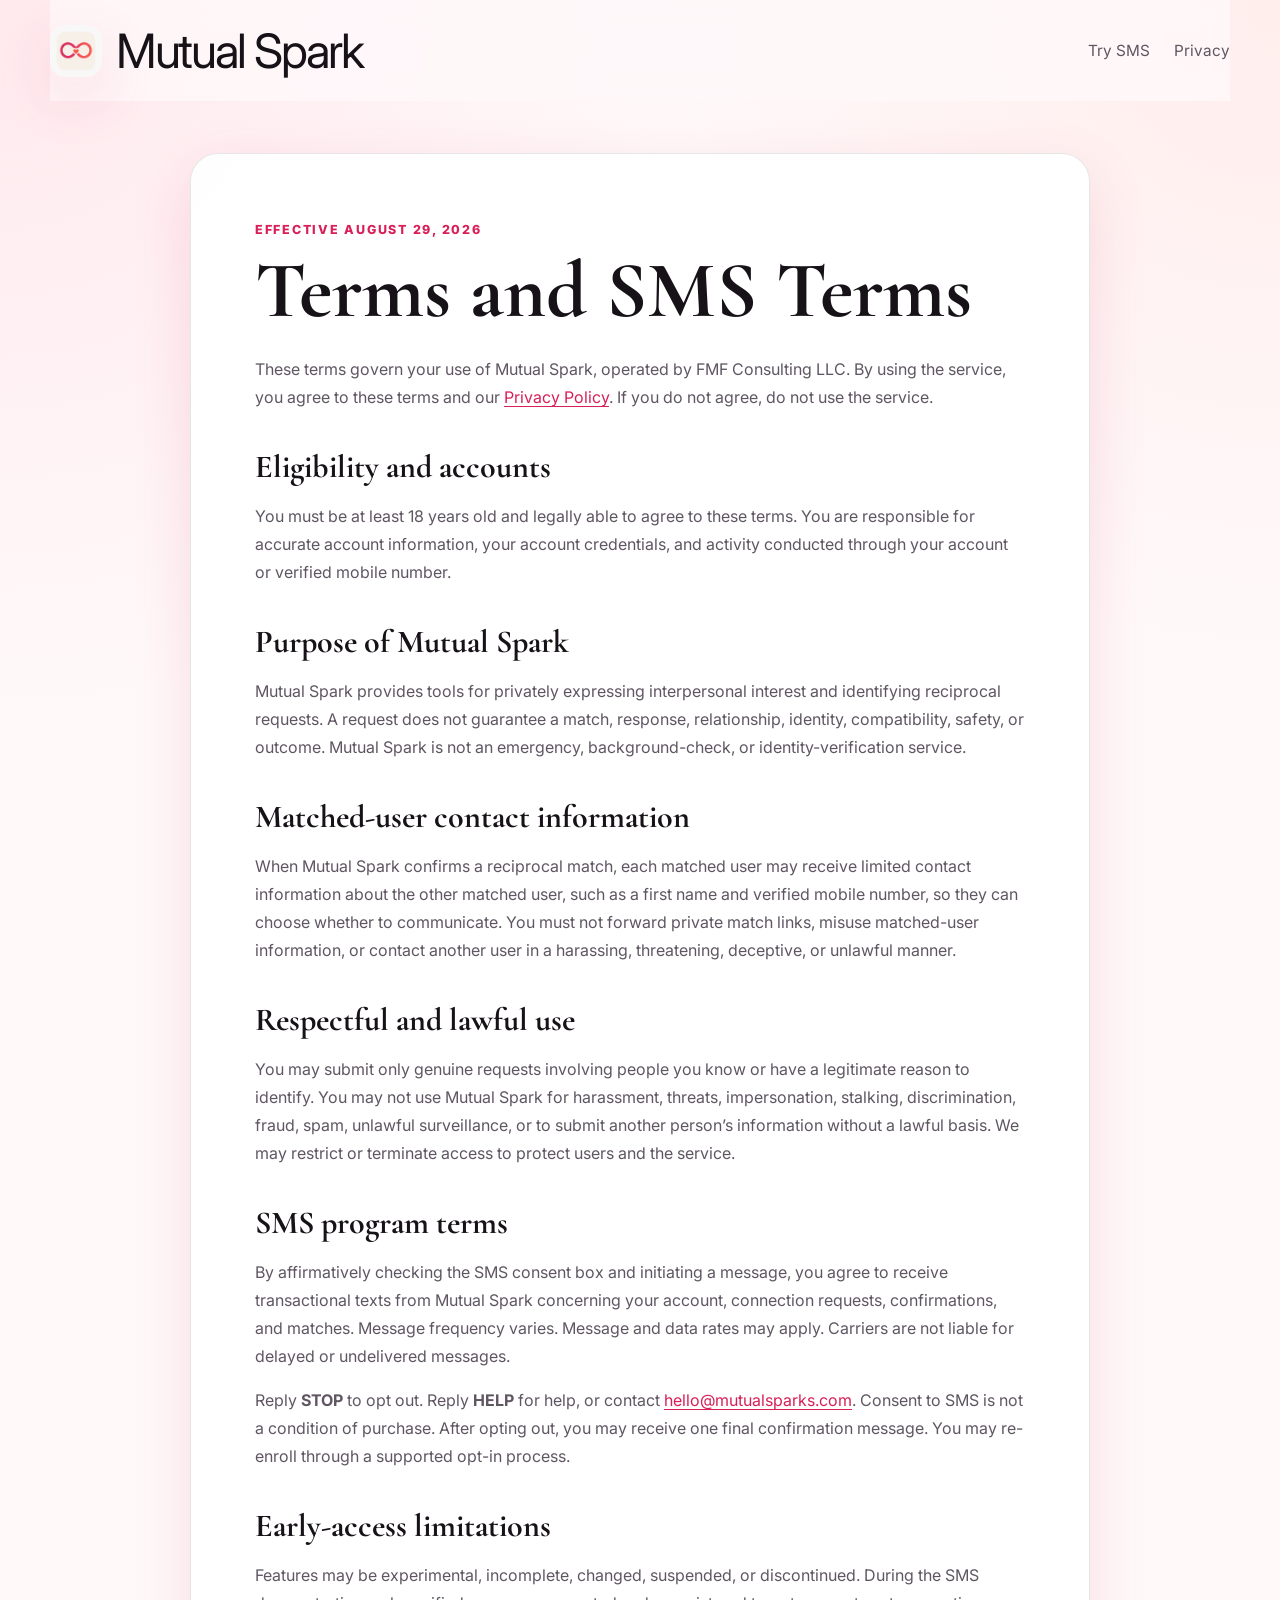
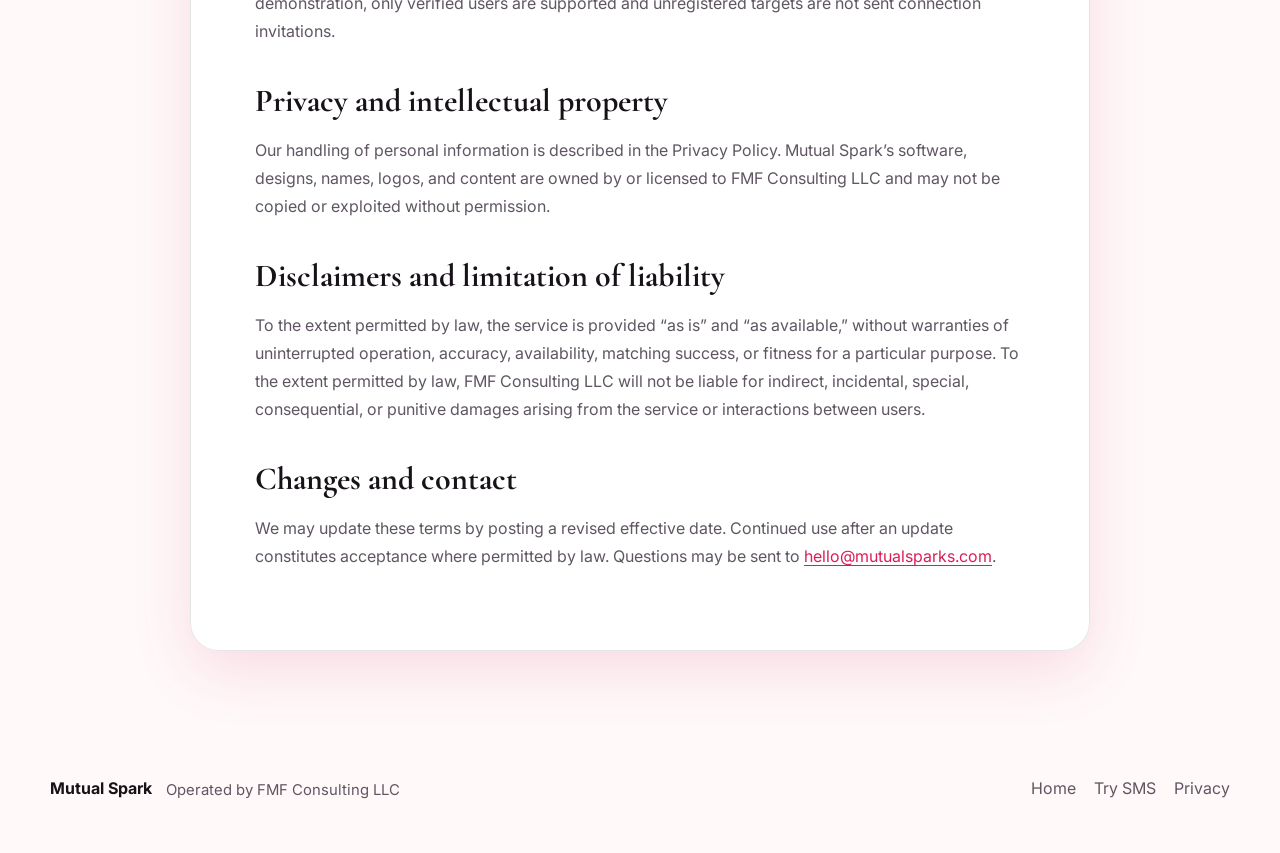
<file: terms/index.html>
<!DOCTYPE html>
<html lang="en">
  <head>
    <meta charset="UTF-8" /><meta name="viewport" content="width=device-width, initial-scale=1.0" />
    <title>Terms and SMS Terms — Mutual Spark</title>
    <meta name="description" content="Terms governing Mutual Spark and its SMS early-access program." />
    <link rel="preconnect" href="https://fonts.googleapis.com" /><link rel="preconnect" href="https://fonts.gstatic.com" crossorigin />
    <link href="https://fonts.googleapis.com/css2?family=Cormorant+Garamond:wght@500;600;700&family=Inter:wght@400;500;600;700;800&display=swap" rel="stylesheet" /><link rel="stylesheet" href="/styles.css" />
  </head>
  <body><div class="site-shell">
    <header class="topbar"><a href="/" class="brand"><img src="/assets/logo.jpeg" alt="Mutual Spark logo" class="brand__logo" /><span class="brand__name">Mutual Spark</span></a><nav class="nav nav--legal"><a href="/start/">Try SMS</a><a href="/privacy/">Privacy</a></nav></header>
    <main class="legal-shell"><article class="legal-card">
      <span class="eyebrow">Effective August 29, 2026</span><h1>Terms and SMS Terms</h1>
      <p>These terms govern your use of Mutual Spark, operated by FMF Consulting LLC. By using the service, you agree to these terms and our <a href="/privacy/">Privacy Policy</a>. If you do not agree, do not use the service.</p>
      <h2>Eligibility and accounts</h2><p>You must be at least 18 years old and legally able to agree to these terms. You are responsible for accurate account information, your account credentials, and activity conducted through your account or verified mobile number.</p>
      <h2>Purpose of Mutual Spark</h2><p>Mutual Spark provides tools for privately expressing interpersonal interest and identifying reciprocal requests. A request does not guarantee a match, response, relationship, identity, compatibility, safety, or outcome. Mutual Spark is not an emergency, background-check, or identity-verification service.</p>
      <h2>Matched-user contact information</h2><p>When Mutual Spark confirms a reciprocal match, each matched user may receive limited contact information about the other matched user, such as a first name and verified mobile number, so they can choose whether to communicate. You must not forward private match links, misuse matched-user information, or contact another user in a harassing, threatening, deceptive, or unlawful manner.</p>
      <h2>Respectful and lawful use</h2><p>You may submit only genuine requests involving people you know or have a legitimate reason to identify. You may not use Mutual Spark for harassment, threats, impersonation, stalking, discrimination, fraud, spam, unlawful surveillance, or to submit another person’s information without a lawful basis. We may restrict or terminate access to protect users and the service.</p>
      <h2>SMS program terms</h2><p>By affirmatively checking the SMS consent box and initiating a message, you agree to receive transactional texts from Mutual Spark concerning your account, connection requests, confirmations, and matches. Message frequency varies. Message and data rates may apply. Carriers are not liable for delayed or undelivered messages.</p>
      <p>Reply <strong>STOP</strong> to opt out. Reply <strong>HELP</strong> for help, or contact <a href="mailto:hello@mutualsparks.com">hello@mutualsparks.com</a>. Consent to SMS is not a condition of purchase. After opting out, you may receive one final confirmation message. You may re-enroll through a supported opt-in process.</p>
      <h2>Early-access limitations</h2><p>Features may be experimental, incomplete, changed, suspended, or discontinued. During the SMS demonstration, only verified users are supported and unregistered targets are not sent connection invitations.</p>
      <h2>Privacy and intellectual property</h2><p>Our handling of personal information is described in the Privacy Policy. Mutual Spark’s software, designs, names, logos, and content are owned by or licensed to FMF Consulting LLC and may not be copied or exploited without permission.</p>
      <h2>Disclaimers and limitation of liability</h2><p>To the extent permitted by law, the service is provided “as is” and “as available,” without warranties of uninterrupted operation, accuracy, availability, matching success, or fitness for a particular purpose. To the extent permitted by law, FMF Consulting LLC will not be liable for indirect, incidental, special, consequential, or punitive damages arising from the service or interactions between users.</p>
      <h2>Changes and contact</h2><p>We may update these terms by posting a revised effective date. Continued use after an update constitutes acceptance where permitted by law. Questions may be sent to <a href="mailto:hello@mutualsparks.com">hello@mutualsparks.com</a>.</p>
    </article></main>
    <footer class="footer footer--legal"><div class="footer__brand"><strong>Mutual Spark</strong><span>Operated by FMF Consulting LLC</span></div><div class="footer__links"><a href="/">Home</a><a href="/start/">Try SMS</a><a href="/privacy/">Privacy</a></div></footer>
  </div></body>
</html>
</file>
<file: styles.css>
:root {
  --bg: #fff9fa;
  --surface: #ffffff;
  --surface-soft: #fff2f5;
  --surface-warm: #fff8f8;
  --text: #171218;
  --muted: #5f5662;
  --line: rgba(23, 18, 24, 0.1);
  --primary: #ff4967;
  --primary-dark: #d91f58;
  --secondary: #ff8b7d;
  --shadow: 0 20px 60px rgba(204, 39, 86, 0.14);
  --radius-xl: 28px;
  --radius-lg: 22px;
  --radius-md: 16px;
  --radius-sm: 12px;
  --content: 1180px;
}

* { box-sizing: border-box; }
html { scroll-behavior: smooth; }
body {
  margin: 0;
  font-family: "Inter", system-ui, sans-serif;
  color: var(--text);
  background:
    radial-gradient(circle at top left, rgba(255, 117, 141, 0.12), transparent 26%),
    radial-gradient(circle at top right, rgba(255, 154, 134, 0.12), transparent 24%),
    var(--bg);
}

a { color: inherit; text-decoration: none; }
img { max-width: 100%; display: block; }

.legal-shell {
  width: min(calc(100% - 32px), 900px);
  margin: 52px auto 90px;
}
.legal-card,
.start-card {
  background: rgba(255, 255, 255, 0.94);
  border: 1px solid var(--line);
  border-radius: var(--radius-xl);
  box-shadow: var(--shadow);
  padding: clamp(28px, 6vw, 64px);
}
.legal-card h1,
.start-card h1 {
  font-family: "Cormorant Garamond", serif;
  font-size: clamp(3rem, 7vw, 5rem);
  line-height: 1;
  margin: 0 0 24px;
}
.legal-card h2 {
  font-family: "Cormorant Garamond", serif;
  font-size: 2rem;
  margin: 36px 0 10px;
}
.legal-card p,
.start-lede,
.legal-links {
  color: var(--muted);
  line-height: 1.75;
}
.legal-card a,
.legal-links a {
  color: var(--primary-dark);
  text-decoration: underline;
  text-underline-offset: 3px;
}
.start-shell { max-width: 960px; }
.start-lede { font-size: 1.08rem; }
.start-steps {
  display: grid;
  grid-template-columns: repeat(3, 1fr);
  gap: 14px;
  margin: 30px 0;
}
.start-steps div {
  display: flex;
  align-items: center;
  gap: 12px;
  padding: 18px;
  background: var(--surface-soft);
  border-radius: var(--radius-md);
}
.start-steps strong {
  display: grid;
  place-items: center;
  min-width: 34px;
  height: 34px;
  border-radius: 50%;
  color: white;
  background: var(--primary-dark);
}
.consent-box {
  border: 1px solid rgba(217, 31, 88, 0.24);
  background: var(--surface-warm);
  border-radius: var(--radius-md);
  padding: 20px;
  margin: 28px 0 18px;
}
.consent-label {
  display: flex;
  gap: 14px;
  align-items: flex-start;
  color: var(--muted);
  line-height: 1.55;
  font-size: 0.94rem;
}
.consent-label input {
  width: 20px;
  height: 20px;
  margin-top: 2px;
  accent-color: var(--primary-dark);
  flex: 0 0 auto;
}
.consent-label + .consent-label { margin-top: 16px; }
.account-mode {
  display: flex;
  align-items: center;
  gap: 10px;
  width: fit-content;
  margin: 0 0 18px;
  font-weight: 700;
  cursor: pointer;
}
.account-mode input {
  width: 20px;
  height: 20px;
  margin: 0;
  accent-color: var(--primary-dark);
}
.registration-form { margin-top: 28px; }
.field-grid {
  display: grid;
  grid-template-columns: repeat(2, minmax(0, 1fr));
  gap: 18px;
}
.field-grid label,
.single-field {
  display: grid;
  gap: 8px;
  color: var(--text);
  font-weight: 700;
}
.field-grid input,
.field-grid select,
.single-field input {
  width: 100%;
  border: 1px solid var(--line);
  border-radius: var(--radius-sm);
  padding: 14px 16px;
  font: inherit;
  background: white;
}
.field-grid select { appearance: auto; }
.field-grid--single { grid-template-columns: minmax(0, 1fr); }
.field-grid--single label { max-width: 420px; }
.form-heading {
  font-family: "Cormorant Garamond", serif;
  font-size: 2rem;
  margin: 0 0 20px;
}
.request-result {
  margin-top: 28px;
  padding: 24px;
  border-radius: var(--radius-md);
  border: 1px solid rgba(217, 31, 88, 0.2);
  background: var(--surface-soft);
}
.request-result h2 { margin-top: 0; }
.request-summary { font-weight: 700; }
.request-result .button { margin: 6px 8px 6px 0; }
.sms-option {
  margin-top: 28px;
  padding: 20px;
  border: 1px solid var(--line);
  border-radius: var(--radius-md);
  background: white;
}
.sms-option p { color: var(--muted); line-height: 1.55; }
.how-grid, .qr-grid { display: grid; grid-template-columns: repeat(2, minmax(0, 1fr)); gap: 18px; margin: 28px 0; }
.how-grid article, .qr-grid article { border: 1px solid var(--line); background: var(--surface-soft); border-radius: var(--radius-md); padding: 20px; }
.how-grid article > strong { display: grid; place-items: center; width: 36px; height: 36px; border-radius: 50%; background: var(--primary-dark); color: white; }
.how-grid h2, .qr-grid h2 { margin-bottom: 8px; }
.how-grid p { color: var(--muted); line-height: 1.55; }
.qr-grid { grid-template-columns: repeat(4, minmax(0, 1fr)); }
.qr-image { width: 100%; aspect-ratio: 1; background: white; padding: 10px; border-radius: 10px; display: grid; place-items: center; }
.qr-image img, .qr-image canvas { width: 100% !important; height: auto !important; }
.qr-grid a { color: var(--primary-dark); text-decoration: underline; }
.qr-download { width: 100%; margin-top: 12px; }
@media (max-width: 760px) { .how-grid, .qr-grid { grid-template-columns: 1fr; } }
.single-field { max-width: 360px; margin-bottom: 18px; }
.form-feedback {
  min-height: 1.4em;
  margin: 10px 0 16px;
  color: var(--primary-dark);
  font-weight: 700;
}
.registration-form .button + .button { margin-left: 10px; }
.is-hidden { display: none !important; }
.success-message {
  padding: 18px;
  border-radius: var(--radius-md);
  background: #eefaf2;
  color: #155c33;
  font-weight: 700;
}
.sms-fallback {
  margin-top: 20px;
  padding: 20px;
  border: 1px solid var(--line);
  border-radius: var(--radius-md);
  background: var(--surface-soft);
}
.sms-fallback p { color: var(--muted); line-height: 1.55; }
.sms-fallback__actions { display: flex; gap: 10px; flex-wrap: wrap; }
.button--small { padding: 10px 16px; font-size: 0.9rem; }
.copy-status { min-height: 1.4em; margin-bottom: 0; font-size: 0.9rem; }
.compact-consent {
  display: flex;
  gap: 10px;
  align-items: flex-start;
  color: var(--muted);
  font-size: 0.82rem;
  line-height: 1.45;
}
.compact-consent input { margin-top: 3px; accent-color: var(--primary-dark); }
.button:disabled { opacity: 0.55; cursor: wait; }
.start-button { margin-top: 4px; }
.start-button.is-disabled {
  opacity: 0.48;
  cursor: not-allowed;
  transform: none;
  box-shadow: none;
}
.footer--legal { margin-top: 0; }

.site-shell { min-height: 100vh; }

.topbar,
.hero,
.section,
.footer {
  width: min(calc(100% - 32px), var(--content));
  margin-inline: auto;
}

.topbar {
  display: flex;
  align-items: center;
  justify-content: space-between;
  gap: 24px;
  padding: 22px 0;
  position: sticky;
  top: 0;
  z-index: 50;
  backdrop-filter: blur(12px);
  background: rgba(255, 249, 250, 0.78);
}

.brand {
  display: flex;
  align-items: center;
  gap: 14px;
}
.brand__logo,
.footer__logo {
  width: 52px;
  height: 52px;
  border-radius: 16px;
  box-shadow: var(--shadow);
}
.brand__name {
  font-weight: 3000;
  letter-spacing: -0.05em;
  font-size: 2.96rem;
}
.nav {
  display: flex;
  gap: 24px;
  color: var(--muted);
  font-size: 0.96rem;
}
.nav a:hover { color: var(--text); }

.button {
  display: inline-flex;
  align-items: center;
  justify-content: center;
  border-radius: 999px;
  padding: 14px 22px;
  font-weight: 700;
  border: 1px solid transparent;
  transition: transform 0.2s ease, box-shadow 0.2s ease, background 0.2s ease;
  cursor: pointer;
}
.button:hover { transform: translateY(-1px); }
.button--primary {
  background: linear-gradient(135deg, var(--primary-dark), var(--primary), var(--secondary));
  color: white;
  box-shadow: 0 12px 32px rgba(217, 31, 88, 0.28);
}
.button--outline {
  background: white;
  border-color: var(--line);
}
.button--ghost {
  border-color: var(--line);
  background: rgba(255,255,255,0.7);
}

.hero {
  display: grid;
  grid-template-columns: 1.05fr 0.95fr;
  gap: 52px;
  align-items: center;
  padding: 56px 0 72px;
}

.eyebrow {
  display: inline-block;
  font-size: 0.78rem;
  text-transform: uppercase;
  letter-spacing: 0.14em;
  color: var(--primary-dark);
  font-weight: 800;
  margin-bottom: 14px;
}
.eyebrow--light { color: #ffb8c5; }

.hero h1,
.section-heading h2,
.split-panel h2,
.cta-box h2 {
  font-family: "Cormorant Garamond", serif;
  line-height: 0.98;
  letter-spacing: -0.03em;
}
.hero h1 {
  font-size: clamp(3rem, 7vw, 5.8rem);
  margin: 0 0 18px;
}
.hero h1 span {
  color: var(--primary-dark);
}
.hero__lede {
  font-size: 1.08rem;
  color: var(--muted);
  line-height: 1.75;
  max-width: 60ch;
}
.hero__actions {
  display: flex;
  gap: 14px;
  flex-wrap: wrap;
  margin: 28px 0 28px;
}
.hero__proof {
  display: grid;
  grid-template-columns: repeat(2, minmax(0, 1fr));
  gap: 18px;
}
.hero__proof div {
  background: rgba(255,255,255,0.75);
  border: 1px solid var(--line);
  border-radius: var(--radius-md);
  padding: 18px;
  box-shadow: var(--shadow);
}
.hero__proof strong {
  display: block;
  margin-bottom: 8px;
}
.hero__proof span {
  color: var(--muted);
  line-height: 1.55;
  font-size: 0.95rem;
}

.hero__visual {
  position: relative;
  min-height: 620px;
  display: grid;
  place-items: center;
}
.hero-card--glow {
  position: absolute;
  inset: 8% 8% auto 8%;
  height: 58%;
  border-radius: 36px;
  background: linear-gradient(180deg, rgba(255,255,255,0.85), rgba(255,238,242,0.72));
  box-shadow: var(--shadow);
  border: 1px solid rgba(255,255,255,0.8);
}
.phone-stack {
  position: relative;
  width: 100%;
  height: 100%;
}
.phone {
  position: absolute;
  width: 36%;
  border-radius: 28px;
  box-shadow: 0 24px 70px rgba(41, 19, 29, 0.22);
  border: 10px solid #111;
  background: #111;
}
.phone--left { left: 0; top: 18%; transform: rotate(-9deg); }
.phone--center { left: 31%; top: 6%; z-index: 2; }
.phone--right { right: 0; top: 22%; transform: rotate(8deg); }

.section {
  padding: 90px 0;
}
.section--white { background: transparent; }
.section--blush {
  background: linear-gradient(180deg, rgba(255, 241, 244, 0.8), rgba(255, 250, 250, 0.8));
  border-radius: 42px;
}
.section--dark {
  background: linear-gradient(135deg, #22121a, #341623 45%, #4f1d33);
  color: white;
  border-radius: 42px;
}
.section--cta { padding-top: 60px; }

.section-heading {
  max-width: 820px;
  margin-bottom: 34px;
}
.section-heading--split {
  max-width: none;
  display: grid;
  grid-template-columns: 1.05fr 0.95fr;
  gap: 28px;
  align-items: end;
}
.section-heading h2 {
  font-size: clamp(2.5rem, 5vw, 4.2rem);
  margin: 0 0 14px;
}
.section-heading p {
  color: var(--muted);
  line-height: 1.75;
  font-size: 1.02rem;
}

.steps,
.feature-grid,
.pillars {
  display: grid;
  gap: 22px;
}
.steps { grid-template-columns: repeat(3, 1fr); }
.feature-grid { grid-template-columns: repeat(3, 1fr); }
.pillars { grid-template-columns: repeat(3, 1fr); }

.step-card,
.feature-card,
.gallery-card,
.pillar,
.cta-box,
.split-panel {
  border-radius: var(--radius-xl);
  border: 1px solid var(--line);
  box-shadow: var(--shadow);
}
.step-card,
.feature-card,
.pillar {
  padding: 24px;
  background: rgba(255,255,255,0.9);
}
.step-card h3,
.feature-card h3,
.pillar h3 {
  margin-top: 8px;
  margin-bottom: 10px;
}
.step-card p,
.feature-card p,
.pillar p {
  color: var(--muted);
  line-height: 1.65;
}
.step-number {
  display: inline-flex;
  width: 38px;
  height: 38px;
  border-radius: 50%;
  background: linear-gradient(135deg, var(--primary-dark), var(--secondary));
  color: white;
  align-items: center;
  justify-content: center;
  font-weight: 800;
}
.feature-card--accent {
  background: linear-gradient(135deg, rgba(255, 110, 136, 0.12), rgba(255, 180, 165, 0.22));
}

.gallery {
  display: grid;
  grid-template-columns: repeat(3, 1fr);
  gap: 20px;
}
.gallery-card {
  overflow: hidden;
  background: white;
}
.gallery-card img {
  width: 100%;
  height: auto;
  object-fit: cover;
}
.gallery-card figcaption {
  padding: 16px 18px 20px;
  color: var(--muted);
  font-size: 0.95rem;
}
.gallery-card.wide {
  grid-column: 1 / -1;
}
.gallery-card.wide img {
  max-height: 560px;
  width: auto;
  margin: 0 auto;
}

.split-panel {
  display: grid;
  grid-template-columns: 1fr 1fr;
  gap: 28px;
  padding: 36px;
  background: rgba(255,255,255,0.04);
  border-color: rgba(255,255,255,0.12);
}
.split-panel p { color: rgba(255,255,255,0.8); line-height: 1.75; }
.pillar {
  background: rgba(255,255,255,0.08);
  border-color: rgba(255,255,255,0.12);
}
.pillar p { color: rgba(255,255,255,0.8); }

.faq-list {
  display: grid;
  gap: 14px;
}
.faq-list details {
  border: 1px solid var(--line);
  border-radius: var(--radius-md);
  background: rgba(255,255,255,0.92);
  padding: 20px 22px;
  box-shadow: var(--shadow);
}
.faq-list summary {
  font-weight: 700;
  cursor: pointer;
  list-style: none;
}
.faq-list summary::-webkit-details-marker { display: none; }
.faq-list p {
  color: var(--muted);
  line-height: 1.7;
  margin: 14px 0 0;
}

.cta-box {
  display: grid;
  grid-template-columns: 1.15fr 0.85fr;
  gap: 28px;
  padding: 36px;
  background: linear-gradient(135deg, rgba(255,255,255,0.98), rgba(255, 240, 244, 0.96));
}
.cta-box h2 {
  font-size: clamp(2.3rem, 4vw, 3.6rem);
  margin: 0 0 12px;
}
.cta-box p {
  color: var(--muted);
  line-height: 1.7;
}
.waitlist-form {
  display: flex;
  flex-direction: column;
  justify-content: center;
  gap: 12px;
}
.waitlist-form input {
  width: 100%;
  padding: 16px 18px;
  border-radius: 999px;
  border: 1px solid var(--line);
  font: inherit;
  background: white;
}
.form-note {
  grid-column: 2;
  color: var(--muted);
  font-size: 0.92rem;
}

.footer {
  display: flex;
  align-items: center;
  justify-content: space-between;
  gap: 20px;
  padding: 36px 0 54px;
}
.footer__brand {
  display: flex;
  align-items: center;
  gap: 14px;
}
.footer__brand span {
  display: block;
  margin-top: 4px;
  color: var(--muted);
  font-size: 0.93rem;
}
.footer__links {
  display: flex;
  gap: 18px;
  color: var(--muted);
  flex-wrap: wrap;
}

.match-shell { max-width: 760px; }
.match-card { text-align: center; }
.match-card .start-lede { max-width: 580px; margin-left: auto; margin-right: auto; }
.match-spark {
  display: grid;
  place-items: center;
  width: 68px;
  height: 68px;
  margin: 0 auto 18px;
  border-radius: 50%;
  color: white;
  font-size: 1.8rem;
  background: linear-gradient(135deg, #d95174, #8f3155);
  box-shadow: 0 14px 32px rgba(143, 49, 85, 0.24);
}
.match-contact {
  width: min(100%, 420px);
  margin: 26px auto;
  padding: 20px;
  border: 1px solid var(--line);
  border-radius: 18px;
  background: rgba(255,255,255,0.75);
}
.match-contact span,
.match-contact strong { display: block; }
.match-contact span { margin-bottom: 6px; color: var(--muted); font-size: 0.9rem; }
.match-contact strong { font-size: 1.35rem; }
.match-note { margin: 22px auto 0; max-width: 520px; }

@media (max-width: 1100px) {
  .hero,
  .section-heading--split,
  .split-panel,
  .cta-box { grid-template-columns: 1fr; }
  .steps,
  .feature-grid,
  .pillars,
  .gallery { grid-template-columns: repeat(2, 1fr); }
  .hero__visual { min-height: 700px; }
  .phone { width: 42%; }
  .phone--center { left: 29%; }
  .form-note { grid-column: auto; }
}

@media (max-width: 820px) {
  .topbar { flex-wrap: wrap; justify-content: center; }
  .nav { order: 3; width: 100%; justify-content: center; flex-wrap: wrap; }
  .hero { padding-top: 34px; }
  .steps,
  .feature-grid,
  .pillars,
  .gallery { grid-template-columns: 1fr; }
  .hero__proof { grid-template-columns: 1fr; }
  .hero__visual { min-height: 540px; }
  .phone { width: 52%; border-width: 8px; }
  .phone--center { left: 24%; }
  .phone--left { top: 26%; }
  .phone--right { top: 28%; }
  .footer { flex-direction: column; align-items: flex-start; }
  .start-steps { grid-template-columns: 1fr; }
  .legal-shell { margin-top: 28px; }
  .field-grid { grid-template-columns: 1fr; }
}

@media (max-width: 560px) {
  .topbar,
  .hero,
  .section,
  .footer { width: min(calc(100% - 20px), var(--content)); }
  .brand__name { font-size: 0.98rem; }
  .nav { gap: 12px; font-size: 0.9rem; }
  .hero__visual { min-height: 430px; }
  .phone { width: 56%; }
  .phone--center { left: 22%; }
  .cta-box,
  .split-panel { padding: 24px; }
}
.turnstile-container {
  min-height: 1px;
  margin: 0.25rem 0 1rem;
}
</file>
